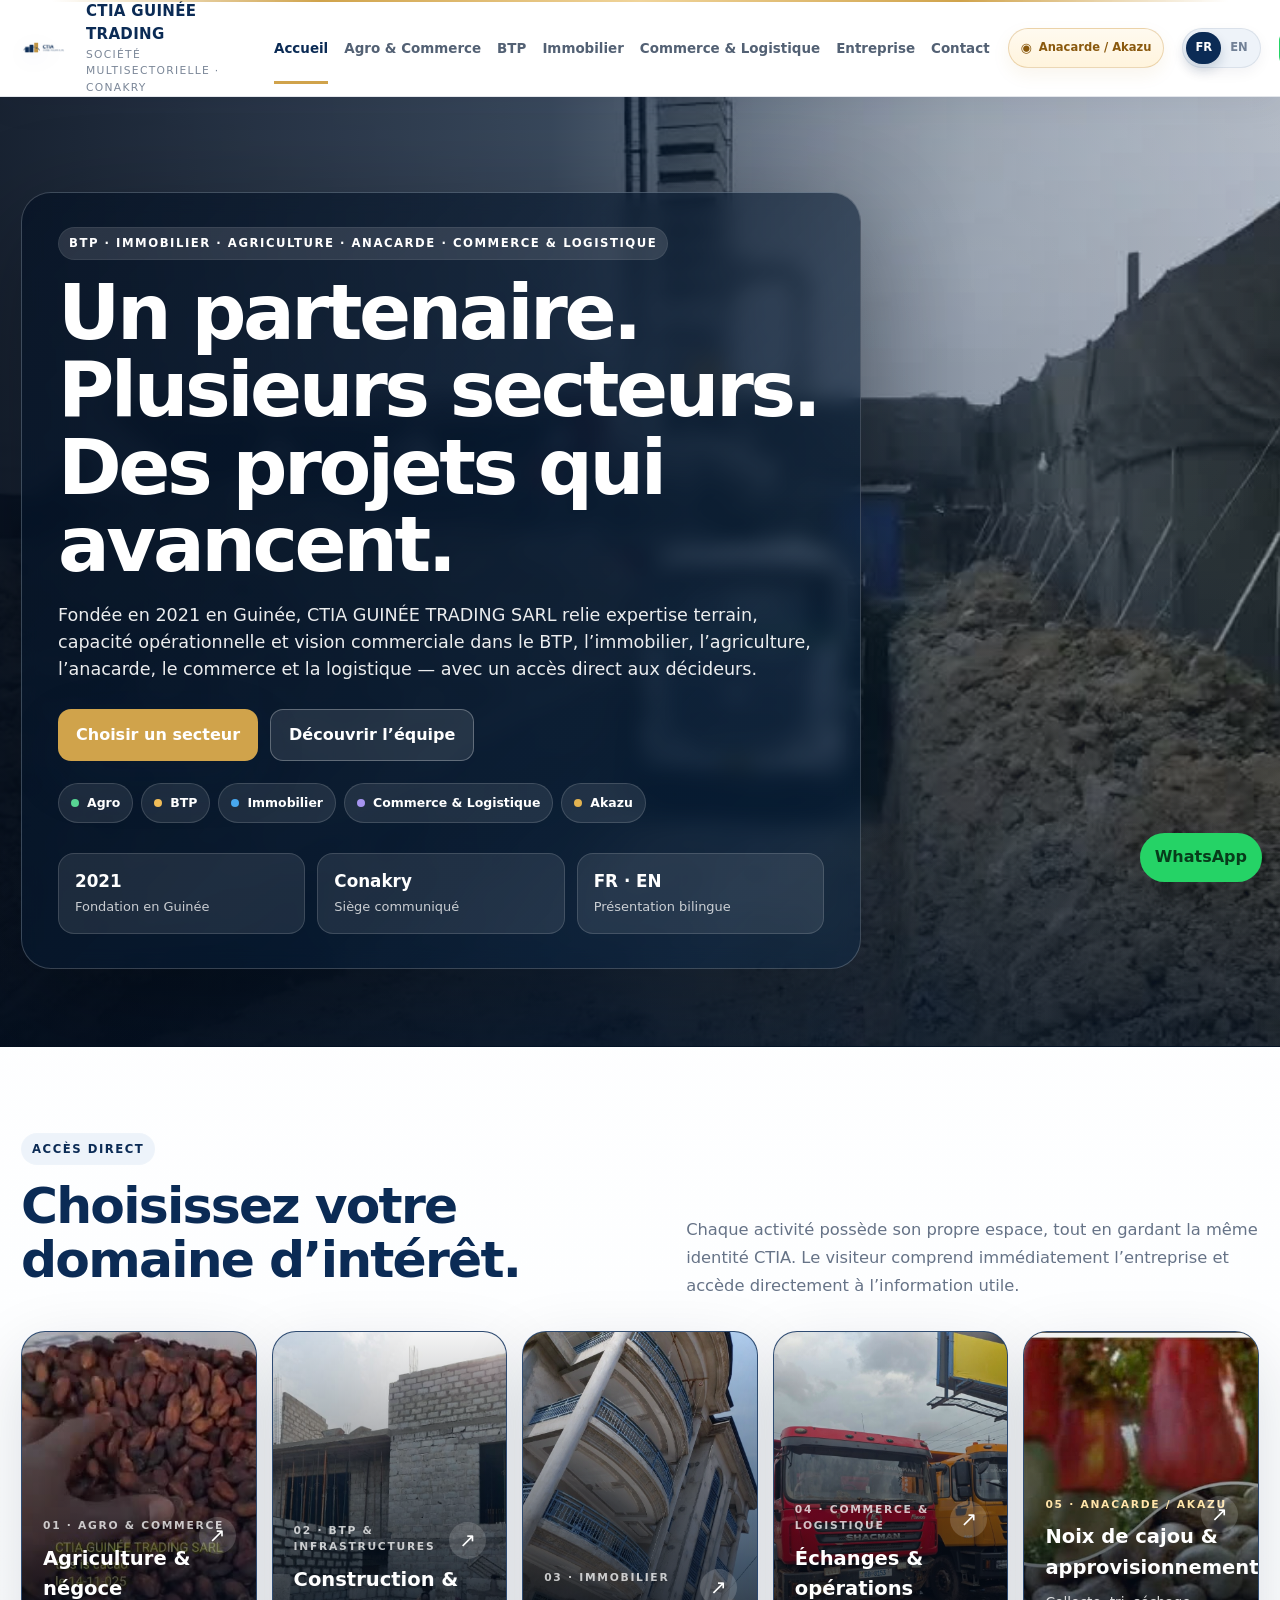
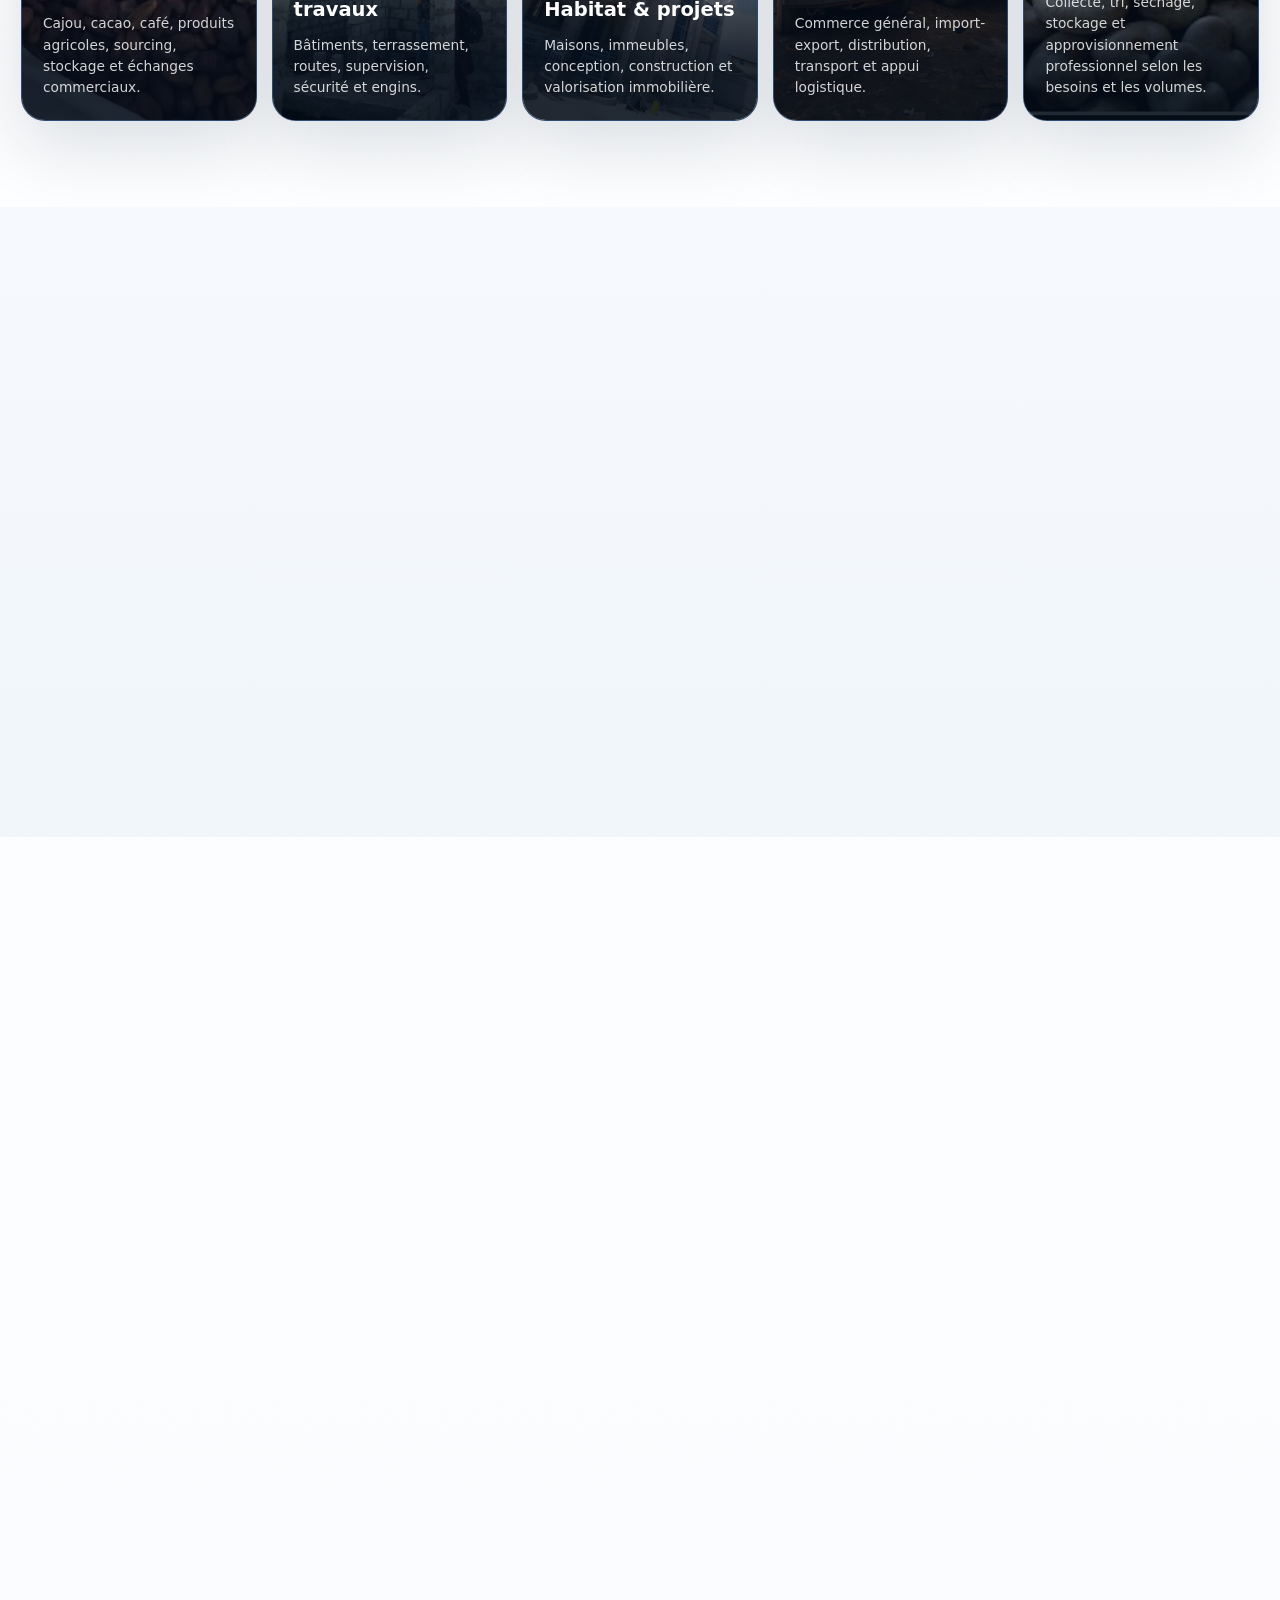
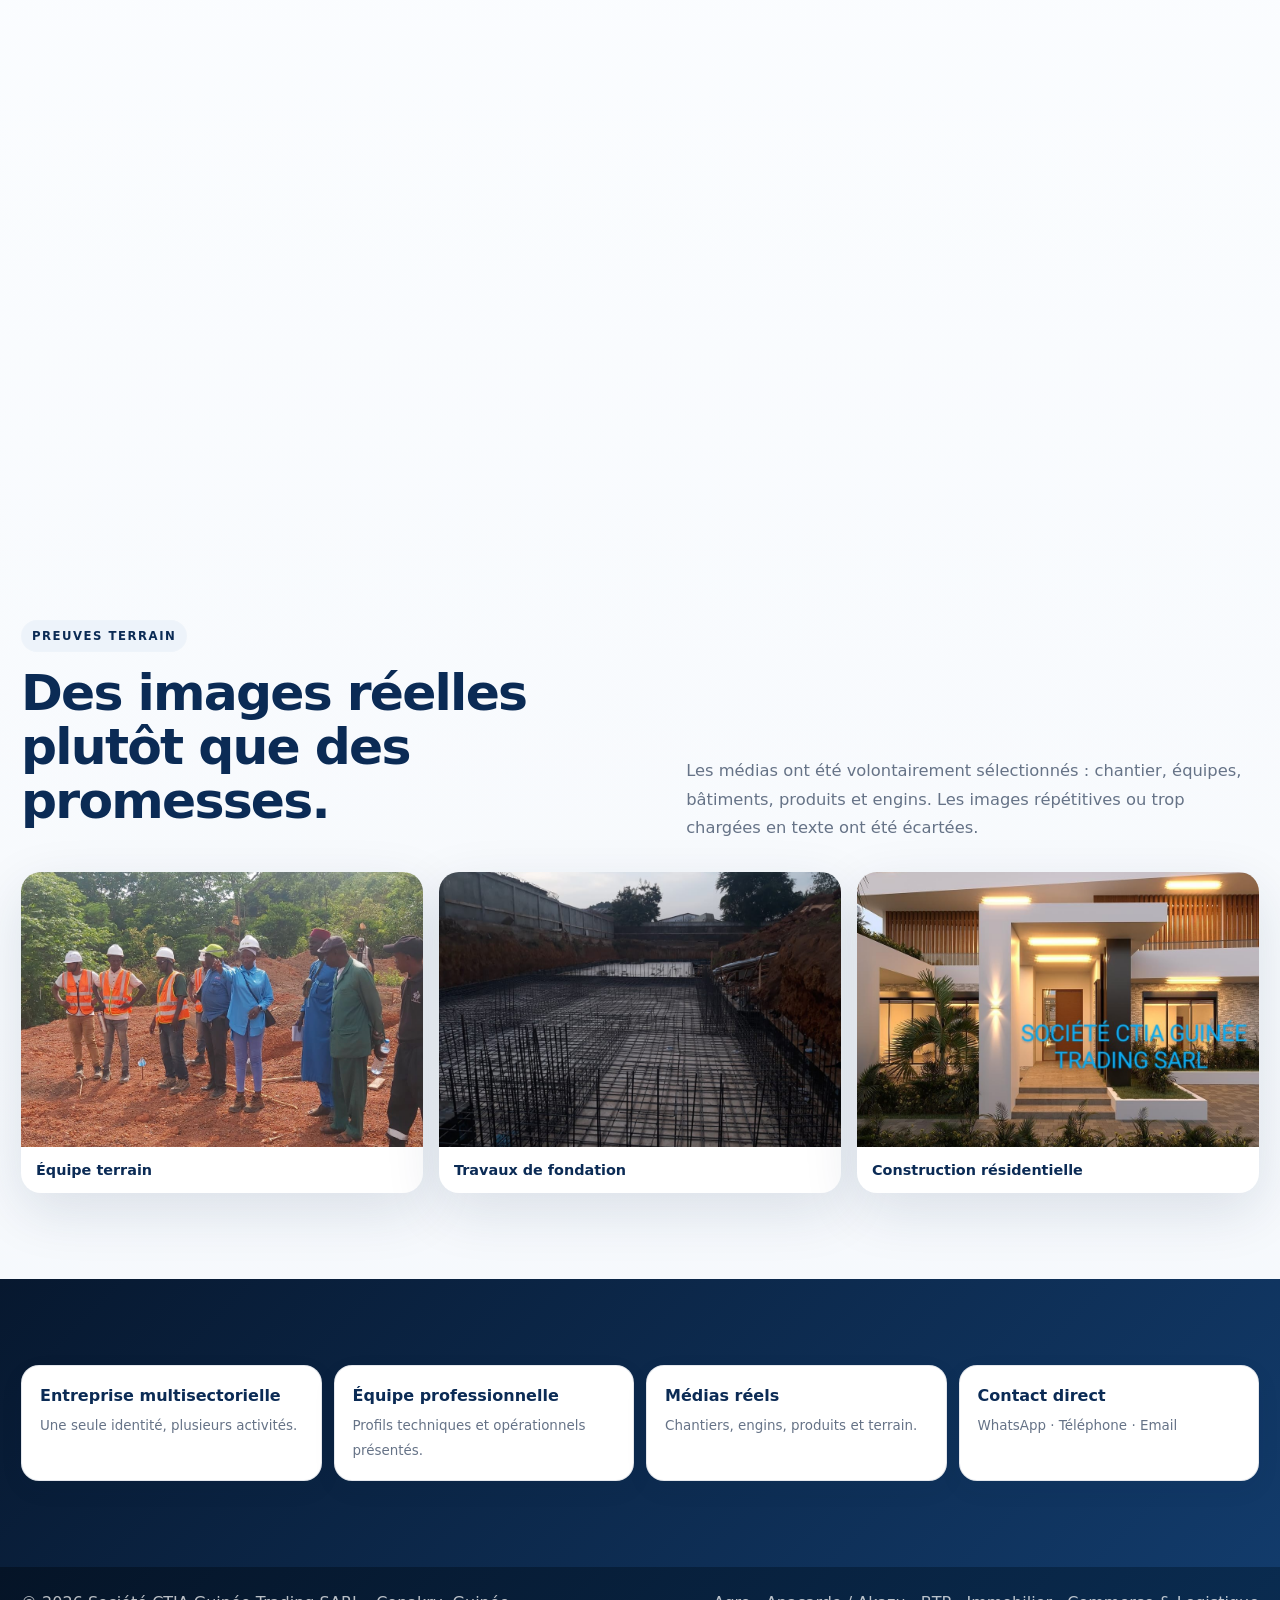
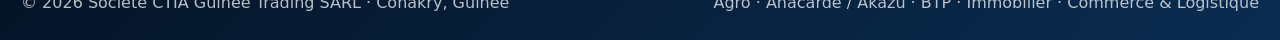
<file: ctia-guinee-trading/index.html>
<!DOCTYPE html>

<html lang="fr"><head><meta charset="utf-8"/><meta content="width=device-width,initial-scale=1" name="viewport"/><meta content="CTIA Guinée Trading SARL — BTP, immobilier, agriculture, commerce général et logistique." name="description"/><meta content="#071a34" name="theme-color"/><title>CTIA Guinée Trading — Accueil</title><link href="assets/images/logo-ctia.png" rel="icon"/><link href="assets/site.css" rel="stylesheet"/><script type="application/ld+json">{"@context": "https://schema.org", "@type": "Organization", "name": "Société CTIA Guinée Trading SARL", "foundingDate": "2021", "address": {"@type": "PostalAddress", "streetAddress": "Matam Constantine", "addressLocality": "Conakry", "addressCountry": "GN"}, "telephone": "+224626817279", "email": "xbkinsan33@gmail.com", "description": "Entreprise multisectorielle active dans le BTP, l’immobilier, l’agriculture, l’anacarde, le commerce général et la logistique."}</script></head><body class="premium-v4"><header class="top"><div class="wrap nav">
<a class="brand" href="index.html"><img alt="CTIA Guinée Trading" src="assets/images/logo-ctia.png"/><span><b>CTIA GUINÉE TRADING</b><small>SOCIÉTÉ MULTISECTORIELLE · CONAKRY</small></span></a>
<nav class="navlinks" id="siteNav"><a class="active" data-i18n="nav_home" href="index.html"></a><a class="" data-i18n="nav_agro" href="agro.html"></a><a class="" data-i18n="nav_btp" href="btp.html"></a><a class="" data-i18n="nav_immo" href="immobilier.html"></a><a class="" data-i18n="nav_trade" href="commerce.html"></a><a class="mobile-akazu" data-i18n="nav_akazu" href="akazu.html"></a><a class="" data-i18n="nav_company" href="entreprise.html"></a><a class="" data-i18n="nav_contact" href="contact.html"></a></nav>
<a class="akazu-nav" data-en="Cashew / Akazu" data-fr="Anacarde / Akazu" href="akazu.html">Anacarde / Akazu</a><div class="lang"><button aria-label="Français" data-lang="fr" title="Français">FR</button><button aria-label="English" data-lang="en" title="English">EN</button></div>
<a class="nav-cta" href="https://wa.me/224626817279" target="_blank">WhatsApp</a>
<button aria-label="Menu" class="menu">☰</button></div></header><main>
<section class="hero hero-home"><video autoplay="" loop="" muted="" playsinline="" poster="assets/images/building-video-still.jpg"><source src="assets/videos/hero-home.mp4" type="video/mp4"/></video><div class="overlay"></div><div class="wrap hero-copy"><div class="hero-panel"><div class="eyebrow" data-en="Construction · Real Estate · Agriculture · Cashew · Trade &amp; Logistics" data-fr="BTP · Immobilier · Agriculture · Anacarde · Commerce &amp; Logistique"></div><h1 data-en="One partner.&lt;br&gt;Multiple sectors.&lt;br&gt;Projects that move forward." data-fr="Un partenaire.&lt;br&gt;Plusieurs secteurs.&lt;br&gt;Des projets qui avancent."></h1><p class="lead" data-en="Founded in Guinea in 2021, CTIA GUINÉE TRADING SARL connects field expertise, operational capability and commercial vision across construction, real estate, agriculture, cashew, trade and logistics — with direct access to decision-makers." data-fr="Fondée en 2021 en Guinée, CTIA GUINÉE TRADING SARL relie expertise terrain, capacité opérationnelle et vision commerciale dans le BTP, l’immobilier, l’agriculture, l’anacarde, le commerce et la logistique — avec un accès direct aux décideurs."></p><div class="actions"><a class="btn" data-en="Choose a sector" data-fr="Choisir un secteur" href="#domaines"></a><a class="btn ghost" data-en="Meet the team" data-fr="Découvrir l’équipe" href="entreprise.html"></a></div><div class="sector-jump"><a class="sector-chip" href="agro.html"><span class="dot green"></span>Agro</a><a class="sector-chip" href="btp.html"><span class="dot gold"></span>BTP</a><a class="sector-chip" href="immobilier.html"><span class="dot blue"></span>Immobilier</a><a class="sector-chip" href="commerce.html"><span class="dot trade"></span>Commerce &amp; Logistique</a><a class="sector-chip" href="akazu.html"><span class="dot akazu"></span>Akazu</a></div><div class="hero-stats"><div><b>2021</b><span data-en="Founded in Guinea" data-fr="Fondation en Guinée"></span></div><div><b>Conakry</b><span data-en="Reported head office" data-fr="Siège communiqué"></span></div><div><b>FR · EN</b><span data-en="Bilingual presentation" data-fr="Présentation bilingue"></span></div></div></div></div></section>
<section class="section" id="domaines"><div class="wrap"><div class="intro reveal"><div><div class="eyebrow" data-en="Direct access" data-fr="Accès direct"></div><h2 data-en="Choose your area of interest." data-fr="Choisissez votre domaine d’intérêt."></h2></div><div><p data-en="Each business activity has its own space while keeping the same CTIA identity. Visitors understand the company immediately and go straight to the information they need." data-fr="Chaque activité possède son propre espace, tout en gardant la même identité CTIA. Le visiteur comprend immédiatement l’entreprise et accède directement à l’information utile."></p></div></div><div class="domain-grid">
<a class="domain sector-green reveal" href="agro.html"><img alt="Agriculture" src="assets/images/agro1.jpg"/><div class="content"><div class="num">01 · AGRO &amp; COMMERCE</div><h3 data-en="Agriculture &amp; trade" data-fr="Agriculture &amp; négoce"></h3><p data-en="Cashew, cocoa, coffee, agricultural products, sourcing, storage and trade." data-fr="Cajou, cacao, café, produits agricoles, sourcing, stockage et échanges commerciaux."></p><span class="arrow">↗</span></div></a>
<a class="domain sector-gold reveal" href="btp.html"><img alt="BTP" src="assets/images/site-front.jpg"/><div class="content"><div class="num">02 · BTP &amp; INFRASTRUCTURES</div><h3 data-en="Construction &amp; works" data-fr="Construction &amp; travaux"></h3><p data-en="Buildings, earthworks, roads, supervision, safety and heavy equipment." data-fr="Bâtiments, terrassement, routes, supervision, sécurité et engins."></p><span class="arrow">↗</span></div></a>
<a class="domain sector-blue reveal" href="immobilier.html"><img alt="Immobilier" src="assets/images/immobilier-house-2.jpg"/><div class="content"><div class="num">03 · IMMOBILIER</div><h3 data-en="Housing &amp; projects" data-fr="Habitat &amp; projets"></h3><p data-en="Homes, buildings, design, construction and real-estate development." data-fr="Maisons, immeubles, conception, construction et valorisation immobilière."></p><span class="arrow">↗</span></div></a>
<a class="domain sector-trade reveal" href="commerce.html"><img alt="Commerce et logistique" src="assets/images/truck-yard.jpg"/><div class="content"><div class="num">04 · COMMERCE &amp; LOGISTIQUE</div><h3 data-en="Trade &amp; operations" data-fr="Échanges &amp; opérations"></h3><p data-en="General trade, import-export, distribution, transport and logistics support." data-fr="Commerce général, import-export, distribution, transport et appui logistique."></p><span class="arrow">↗</span></div></a>
<a class="domain sector-akazu reveal" href="akazu.html"><img alt="Anacarde et noix de cajou" src="assets/images/akazu-cashew.jpg"/><div class="content"><div class="num">05 · ANACARDE / AKAZU</div><h3 data-en="Cashew &amp; sourcing" data-fr="Noix de cajou &amp; approvisionnement"></h3><p data-en="Collection, sorting, drying, storage and professional sourcing according to requirements and volumes." data-fr="Collecte, tri, séchage, stockage et approvisionnement professionnel selon les besoins et les volumes."></p><span class="arrow">↗</span></div></a></div></div></section>
<section class="section soft"><div class="wrap split center"><div class="media-card big-profile reveal"><img alt="Aboubacry Person Diallo" src="assets/images/founder-profile-card.jpg"/></div><div class="text-card reveal"><div class="eyebrow" data-en="General Management" data-fr="Direction Générale"></div><h2 data-en="Visible leadership. A visible team." data-fr="Une direction identifiable. Une équipe visible."></h2><p data-en="Trust also comes from identifiable people. CTIA presents its leadership and several technical and operational profiles with their roles, key skills and professional contacts." data-fr="La confiance passe aussi par des personnes identifiables. CTIA présente sa direction et plusieurs profils techniques et opérationnels avec leurs fonctions, compétences principales et contacts professionnels."></p><div class="actions"><a class="btn" data-en="View all profiles" data-fr="Voir tous les profils" href="entreprise.html"></a></div></div></div></section>
<section class="section"><div class="wrap">
<div class="intro reveal"><div><div class="eyebrow" data-en="Trust &amp; representation" data-fr="Confiance &amp; représentation"></div><h2 data-en="Visible leadership, documented presence." data-fr="Une direction visible, une présence documentée."></h2></div><div><p data-en="CTIA highlights its leadership and concrete elements of institutional presence so partners and clients can quickly identify the main contacts." data-fr="CTIA met en avant sa gouvernance et des éléments concrets de présence institutionnelle afin que partenaires et clients identifient rapidement les principaux interlocuteurs."></p></div></div>
<div class="leadership-grid">
<article class="leader-card reveal"><div class="leader-photo"><img alt="Aboubacry Person Diallo" src="assets/images/founder-portrait.jpg"/></div><div class="leader-copy"><div class="role" data-en="Founder &amp; Chief Executive Officer" data-fr="Fondateur &amp; Président-Directeur Général"></div><h3>Aboubacry Person Diallo</h3><p data-en="General management, partnerships and multi-sector development." data-fr="Direction générale, partenariats et développement multisectoriel."></p><div class="leader-contact"><a href="https://wa.me/224626817279" target="_blank">+224 626 817 279</a><a href="mailto:xbkinsan33@gmail.com">xbkinsan33@gmail.com</a></div></div></article>
<article class="leader-card reveal"><div class="leader-photo"><img alt="Thierno Mamadou Bah" src="assets/images/thierno-mamadou-bah.png"/></div><div class="leader-copy"><div class="role" data-en="Statutory Co-Manager · Secretary General" data-fr="Cogérant statutaire · Secrétaire général"></div><h3>Thierno Mamadou Bah</h3><p data-en="Management, coordination and institutional representation." data-fr="Gérance, coordination et représentation institutionnelle."></p><div class="leader-contact"><a href="https://wa.me/224661864742" target="_blank">+224 661 86 47 42</a><a href="mailto:xbkinsan33@gmail.com">xbkinsan33@gmail.com</a></div></div></article>
</div>
<div class="institutional reveal" style="margin-top:24px"><div class="institutional-media"><img alt="Rencontre officielle CTIA 2022" data-lightbox="" src="assets/images/ctia-official-meeting-2022.jpg"/></div><div class="institutional-copy"><div class="eyebrow">Conakry · 2022</div><h2 data-en="Official meeting &amp; social engagement." data-fr="Rencontre officielle &amp; engagement social."></h2><p data-en="The supplied communiqué documents an official meeting in Conakry in 2022 at the Ministry of Culture, Tourism and Handicrafts, with a CTIA delegation led by Aboubacry Diallo and Thierno Mamadou Bah. It also mentions CTIA financial support for the project “Un toit pour la cantatrice Binta Laly Sow”." data-fr="Le communiqué transmis documente une rencontre officielle à Conakry en 2022 au ministère de la Culture, du Tourisme et de l’Artisanat, avec une délégation de CTIA conduite par Aboubacry Diallo et Thierno Mamadou Bah. Il mentionne également le soutien financier de CTIA au projet « Un toit pour la cantatrice Binta Laly Sow »."></p><div class="actions"><a class="btn" data-en="View company &amp; team" data-fr="Voir l’entreprise &amp; l’équipe" href="entreprise.html"></a></div></div></div>
</div></section><section class="section"><div class="wrap"><div class="intro reveal"><div><div class="eyebrow" data-en="Field evidence" data-fr="Preuves terrain"></div><h2 data-en="Real field imagery, not just promises." data-fr="Des images réelles plutôt que des promesses."></h2></div><div><p data-en="Media has been deliberately selected: worksites, teams, buildings, products and equipment. Repetitive or text-heavy images have been left out." data-fr="Les médias ont été volontairement sélectionnés : chantier, équipes, bâtiments, produits et engins. Les images répétitives ou trop chargées en texte ont été écartées."></p></div></div><div class="gallery-grid"><figure><img alt="Équipe terrain" data-lightbox="" src="assets/images/team-group.jpg"/><figcaption data-en="Field team" data-fr="Équipe terrain"></figcaption></figure><figure><img alt="Fondation" data-lightbox="" src="assets/images/btp-foundation-grid.jpg"/><figcaption data-en="Foundation works" data-fr="Travaux de fondation"></figcaption></figure><figure><img alt="Maison moderne" data-lightbox="" src="assets/images/house-modern.jpg"/><figcaption data-en="Residential construction" data-fr="Construction résidentielle"></figcaption></figure></div></div></section>
<section class="section dark"><div class="wrap"><div class="trust-strip"><div class="trust-item"><b data-en="Multi-sector company" data-fr="Entreprise multisectorielle"></b><span data-en="One identity, multiple activities." data-fr="Une seule identité, plusieurs activités."></span></div><div class="trust-item"><b data-en="Professional team" data-fr="Équipe professionnelle"></b><span data-en="Technical and operational profiles presented." data-fr="Profils techniques et opérationnels présentés."></span></div><div class="trust-item"><b data-en="Real media" data-fr="Médias réels"></b><span data-en="Sites, equipment, products and field work." data-fr="Chantiers, engins, produits et terrain."></span></div><div class="trust-item"><b data-en="Direct contact" data-fr="Contact direct"></b><span>WhatsApp · Téléphone · Email</span></div></div></div></section>
</main><footer class="footer"><div class="wrap footer-row"><div>© 2026 Société CTIA Guinée Trading SARL · Conakry, Guinée</div><div>Agro · Anacarde / Akazu · BTP · Immobilier · Commerce &amp; Logistique</div></div></footer>
<a aria-label="WhatsApp" class="wa" href="https://wa.me/224626817279" target="_blank">WhatsApp</a>
<div aria-hidden="true" class="lightbox" id="lightbox"><div class="lightbox-bg" data-lightbox-close=""></div><button class="lightbox-close" data-lightbox-close="">×</button><img alt="Agrandissement" id="lightboxImg"/></div>
<script src="assets/site.js"></script></body></html>
</file>
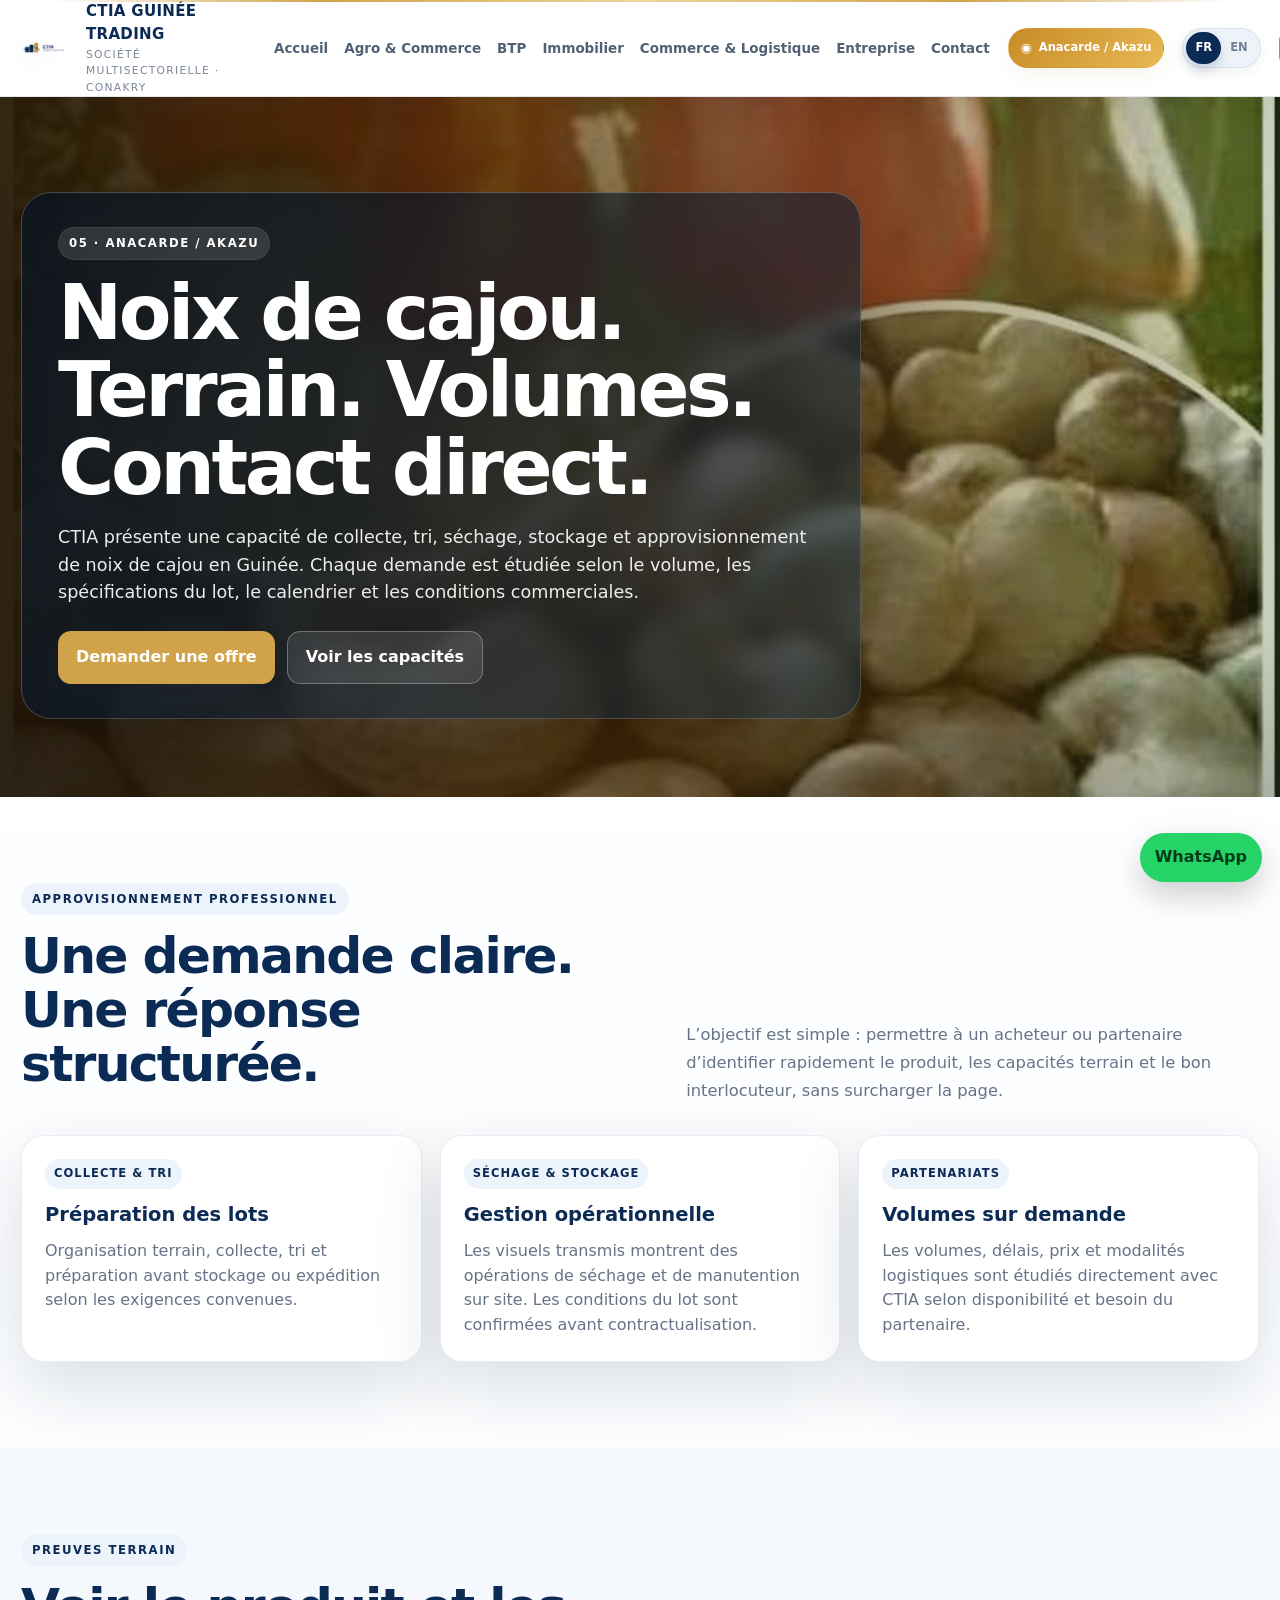
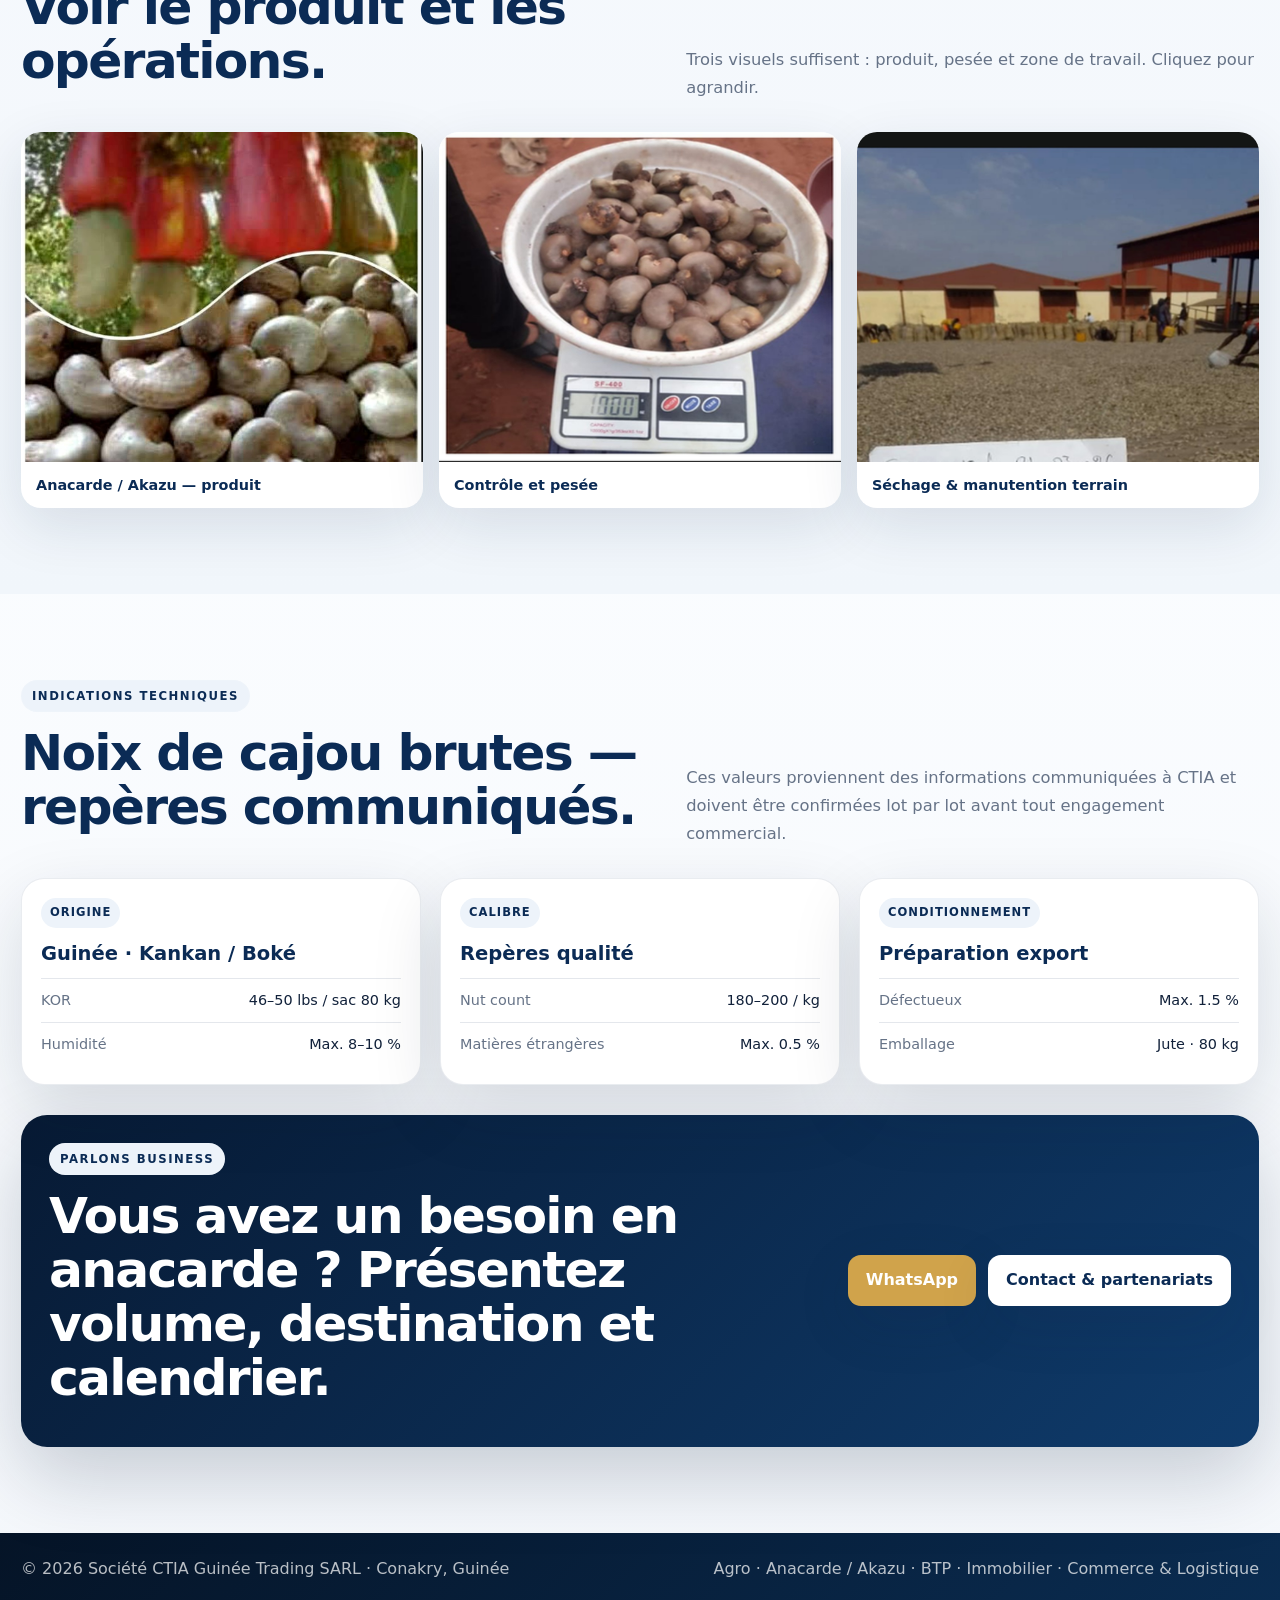
<file: ctia-guinee-trading/akazu.html>
<!doctype html><html lang="fr"><head><meta charset="utf-8"><meta name="viewport" content="width=device-width,initial-scale=1"><meta name="description" content="Anacarde / Akazu en Guinée — collecte, tri, séchage, stockage et approvisionnement professionnel de noix de cajou avec CTIA Guinée Trading."><meta name="theme-color" content="#071a34"><title>CTIA — Anacarde / Akazu</title><link rel="icon" href="assets/images/logo-ctia.png"><link rel="stylesheet" href="assets/site.css"></head><body class="premium-v4"><header class="top"><div class="wrap nav"><a class="brand" href="index.html"><img src="assets/images/logo-ctia.png" alt="CTIA Guinée Trading"><span><b>CTIA GUINÉE TRADING</b><small>SOCIÉTÉ MULTISECTORIELLE · CONAKRY</small></span></a><nav class="navlinks" id="siteNav"><a href="index.html" data-i18n="nav_home"></a><a href="agro.html" data-i18n="nav_agro"></a><a href="btp.html" data-i18n="nav_btp"></a><a href="immobilier.html" data-i18n="nav_immo"></a><a href="commerce.html" data-i18n="nav_trade"></a><a href="akazu.html" class="mobile-akazu active" data-i18n="nav_akazu"></a><a href="entreprise.html" data-i18n="nav_company"></a><a href="contact.html" data-i18n="nav_contact"></a></nav><a class="akazu-nav active" href="akazu.html" data-fr="Anacarde / Akazu" data-en="Cashew / Akazu">Anacarde / Akazu</a><div class="lang"><button data-lang="fr" aria-label="Français" title="Français">FR</button><button data-lang="en" aria-label="English" title="English">EN</button></div><a class="nav-cta" href="https://wa.me/224626817279" target="_blank">WhatsApp</a><button class="menu" aria-label="Menu">☰</button></div></header><main>
<section class="hero hero-sub hero-akazu"><img class="hero-img" src="assets/images/akazu-cashew.jpg" alt="Anacarde Akazu"><div class="overlay akazu"></div><div class="wrap hero-copy"><div class="hero-panel"><div class="eyebrow">05 · ANACARDE / AKAZU</div><h1 data-fr="Noix de cajou. Terrain. Volumes. Contact direct." data-en="Cashew. Field capability. Volumes. Direct contact."></h1><p class="lead" data-fr="CTIA présente une capacité de collecte, tri, séchage, stockage et approvisionnement de noix de cajou en Guinée. Chaque demande est étudiée selon le volume, les spécifications du lot, le calendrier et les conditions commerciales." data-en="CTIA presents capabilities in collection, sorting, drying, storage and sourcing of cashew nuts in Guinea. Each request is reviewed according to volume, lot specifications, schedule and commercial terms."></p><div class="actions"><a class="btn" href="https://wa.me/224626817279" target="_blank" data-fr="Demander une offre" data-en="Request an offer"></a><a class="btn ghost" href="#capacites" data-fr="Voir les capacités" data-en="View capabilities"></a></div></div></div></section>
<section class="section" id="capacites"><div class="wrap"><div class="intro reveal"><div><div class="eyebrow" data-fr="Approvisionnement professionnel" data-en="Professional sourcing"></div><h2 data-fr="Une demande claire. Une réponse structurée." data-en="A clear request. A structured response."></h2></div><div><p data-fr="L’objectif est simple : permettre à un acheteur ou partenaire d’identifier rapidement le produit, les capacités terrain et le bon interlocuteur, sans surcharger la page." data-en="The objective is simple: enable a buyer or partner to quickly identify the product, field capabilities and the right contact without overloading the page."></p></div></div><div class="cards three"><div class="card reveal"><div class="tag" data-fr="Collecte & tri" data-en="Collection & sorting"></div><h3 data-fr="Préparation des lots" data-en="Lot preparation"></h3><p data-fr="Organisation terrain, collecte, tri et préparation avant stockage ou expédition selon les exigences convenues." data-en="Field organization, collection, sorting and preparation before storage or shipment according to agreed requirements."></p></div><div class="card reveal"><div class="tag" data-fr="Séchage & stockage" data-en="Drying & storage"></div><h3 data-fr="Gestion opérationnelle" data-en="Operational handling"></h3><p data-fr="Les visuels transmis montrent des opérations de séchage et de manutention sur site. Les conditions du lot sont confirmées avant contractualisation." data-en="The supplied visuals show drying and handling operations on site. Lot conditions are confirmed before contracting."></p></div><div class="card reveal"><div class="tag" data-fr="Partenariats" data-en="Partnerships"></div><h3 data-fr="Volumes sur demande" data-en="Volumes on request"></h3><p data-fr="Les volumes, délais, prix et modalités logistiques sont étudiés directement avec CTIA selon disponibilité et besoin du partenaire." data-en="Volumes, timelines, pricing and logistics are reviewed directly with CTIA according to availability and partner requirements."></p></div></div></div></section>
<section class="section soft"><div class="wrap"><div class="intro reveal"><div><div class="eyebrow" data-fr="Preuves terrain" data-en="Field evidence"></div><h2 data-fr="Voir le produit et les opérations." data-en="See the product and operations."></h2></div><div><p data-fr="Trois visuels suffisent : produit, pesée et zone de travail. Cliquez pour agrandir." data-en="Three visuals are enough: product, weighing and work area. Click to enlarge."></p></div></div><div class="gallery-grid akazu-gallery"><figure><img data-lightbox src="assets/images/akazu-cashew.jpg" alt="Noix de cajou Akazu"><figcaption data-fr="Anacarde / Akazu — produit" data-en="Cashew / Akazu — product"></figcaption></figure><figure><img data-lightbox src="assets/images/akazu-weighing.jpg" alt="Pesée anacarde"><figcaption data-fr="Contrôle et pesée" data-en="Control and weighing"></figcaption></figure><figure><img data-lightbox src="assets/images/akazu-yard.jpg" alt="Zone de séchage et manutention"><figcaption data-fr="Séchage & manutention terrain" data-en="Drying & field handling"></figcaption></figure></div></div></section>
<section class="section"><div class="wrap"><div class="intro reveal"><div><div class="eyebrow" data-fr="Indications techniques" data-en="Technical indications"></div><h2 data-fr="Noix de cajou brutes — repères communiqués." data-en="Raw cashew nuts — supplied reference values."></h2></div><div><p data-fr="Ces valeurs proviennent des informations communiquées à CTIA et doivent être confirmées lot par lot avant tout engagement commercial." data-en="These values come from information supplied to CTIA and must be confirmed lot by lot before any commercial commitment."></p></div></div><div class="specs"><article class="spec-card reveal"><div class="spec-pad"><div class="tag">ORIGINE</div><h3>Guinée · Kankan / Boké</h3><div class="row"><span>KOR</span><span>46–50 lbs / sac 80 kg</span></div><div class="row"><span data-fr="Humidité" data-en="Moisture"></span><span>Max. 8–10 %</span></div></div></article><article class="spec-card reveal"><div class="spec-pad"><div class="tag">CALIBRE</div><h3 data-fr="Repères qualité" data-en="Quality references"></h3><div class="row"><span>Nut count</span><span>180–200 / kg</span></div><div class="row"><span data-fr="Matières étrangères" data-en="Foreign matter"></span><span>Max. 0.5 %</span></div></div></article><article class="spec-card reveal"><div class="spec-pad"><div class="tag" data-fr="Conditionnement" data-en="Packaging"></div><h3 data-fr="Préparation export" data-en="Export preparation"></h3><div class="row"><span data-fr="Défectueux" data-en="Defective nuts"></span><span>Max. 1.5 %</span></div><div class="row"><span data-fr="Emballage" data-en="Packaging"></span><span>Jute · 80 kg</span></div></div></article></div><div class="deal-cta reveal"><div><span class="eyebrow" data-fr="Parlons business" data-en="Let’s talk business"></span><h2 data-fr="Vous avez un besoin en anacarde ? Présentez volume, destination et calendrier." data-en="Need cashew? Share your volume, destination and schedule."></h2></div><div class="actions"><a class="btn" href="https://wa.me/224626817279" target="_blank">WhatsApp</a><a class="btn light" href="contact.html" data-fr="Contact & partenariats" data-en="Contact & partnerships"></a></div></div></div></section>
</main><footer class="footer"><div class="wrap footer-row"><div>© 2026 Société CTIA Guinée Trading SARL · Conakry, Guinée</div><div>Agro · Anacarde / Akazu · BTP · Immobilier · Commerce & Logistique</div></div></footer><a class="wa" href="https://wa.me/224626817279" target="_blank" aria-label="WhatsApp">WhatsApp</a><div class="lightbox" id="lightbox" aria-hidden="true"><div class="lightbox-bg" data-lightbox-close></div><button class="lightbox-close" data-lightbox-close>×</button><img id="lightboxImg" alt="Agrandissement"></div><script src="assets/site.js"></script></body></html>
</file>
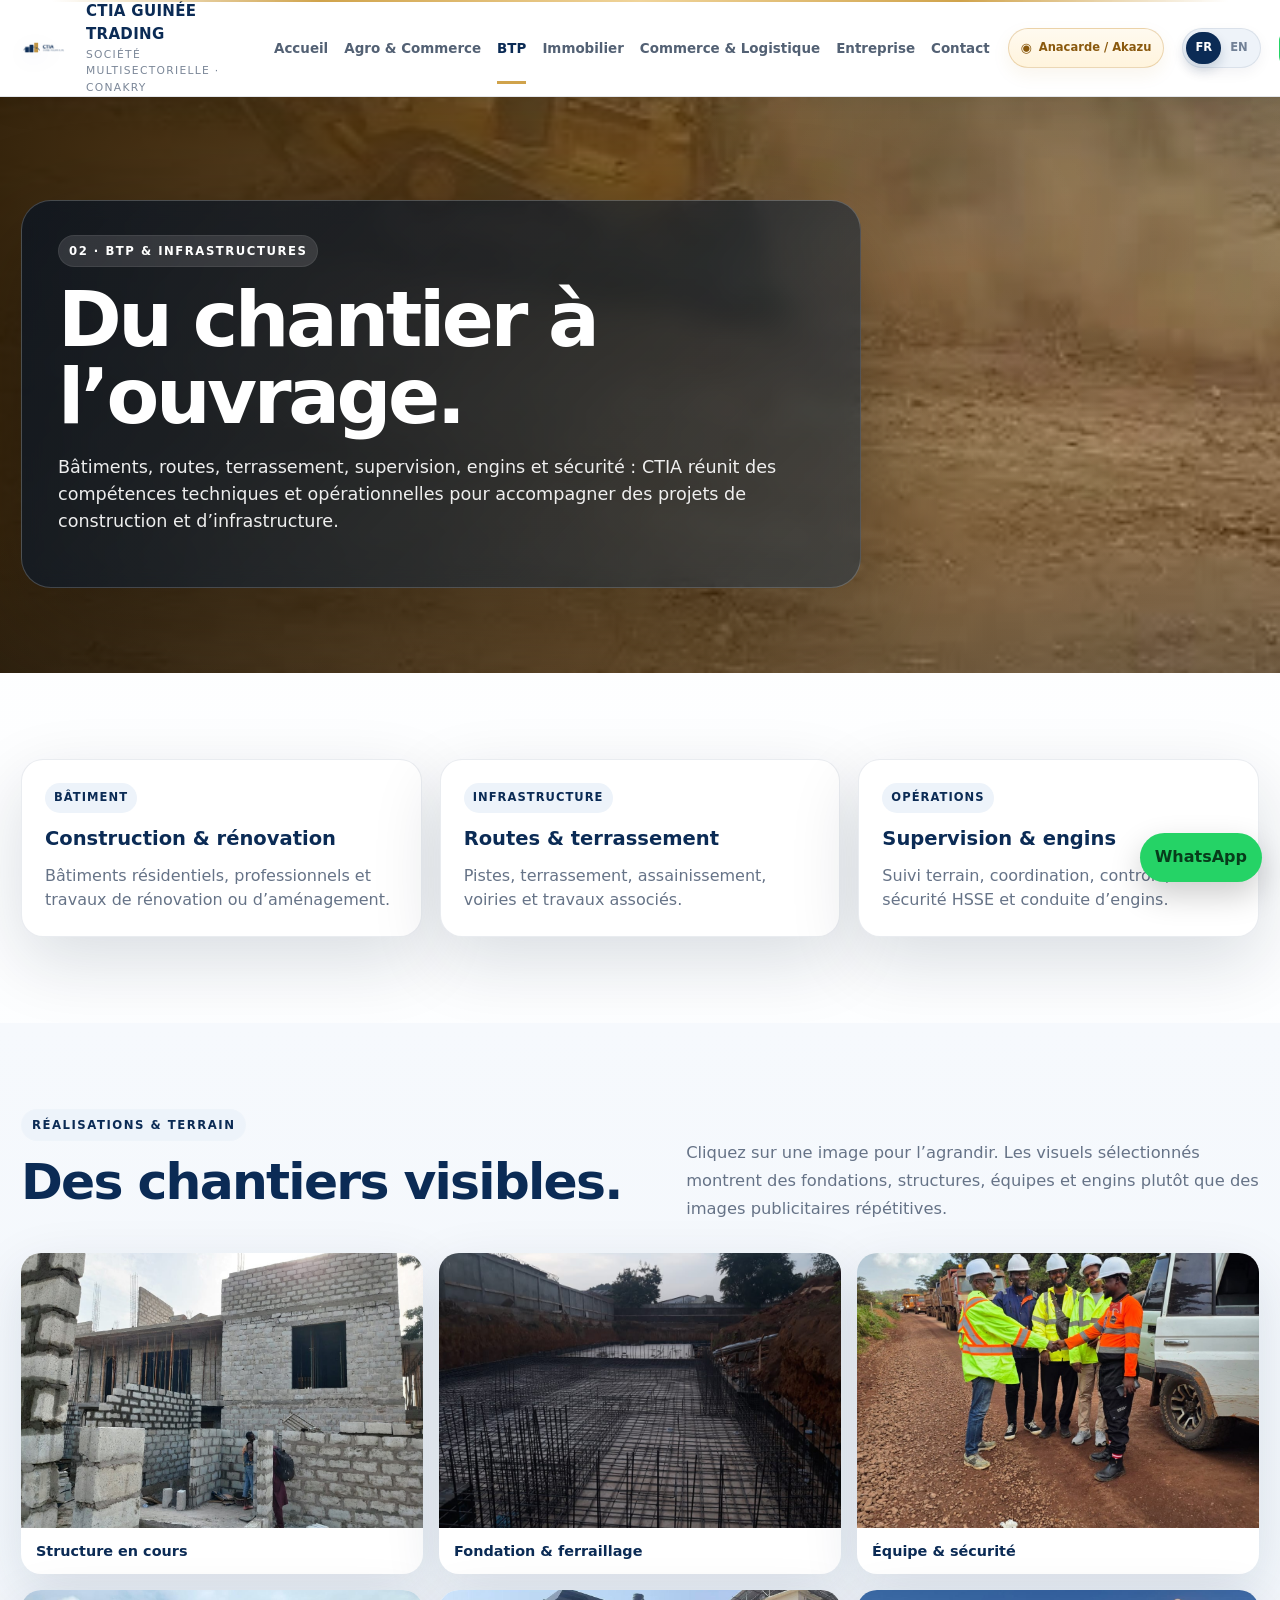
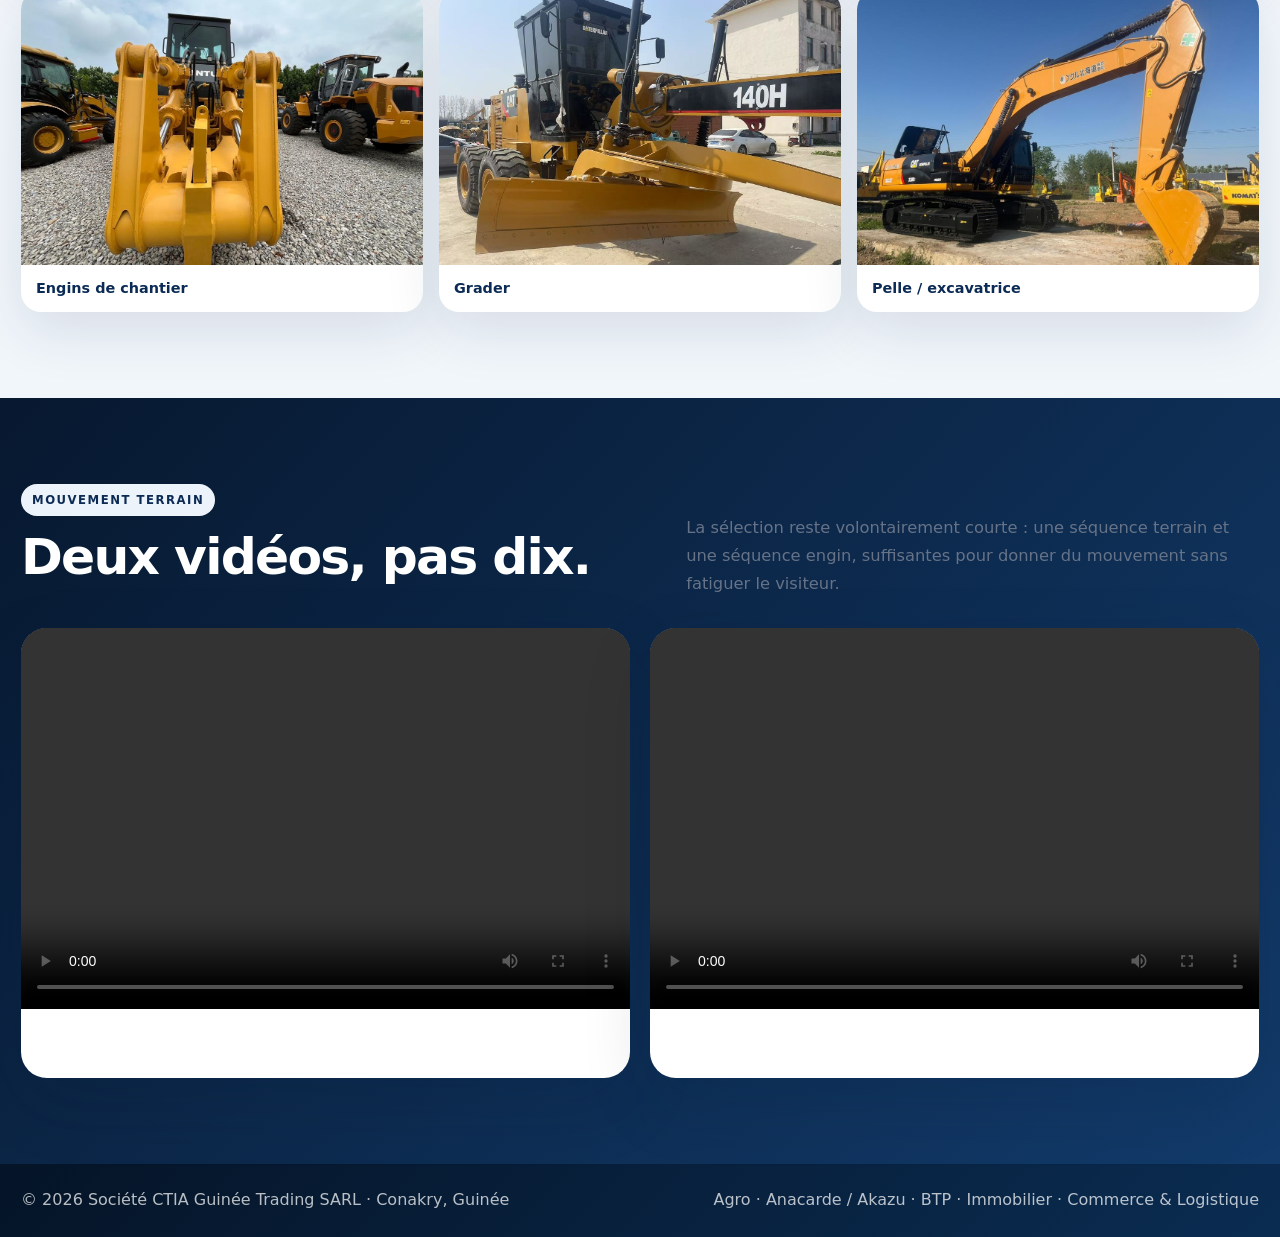
<file: ctia-guinee-trading/btp.html>
<!DOCTYPE html>
<html lang="fr"><head><meta charset="utf-8"/><meta content="width=device-width,initial-scale=1" name="viewport"/><meta content="BTP, génie civil, routes, terrassement, infrastructures, engins et sécurité." name="description"/><meta content="#071a34" name="theme-color"/><title>CTIA — BTP &amp; Infrastructures</title><link href="assets/images/logo-ctia.png" rel="icon"/><link href="assets/site.css" rel="stylesheet"/></head><body><header class="top"><div class="wrap nav">
<a class="brand" href="index.html"><img alt="CTIA Guinée Trading" src="assets/images/logo-ctia.png"/><span><b>CTIA GUINÉE TRADING</b><small>SOCIÉTÉ MULTISECTORIELLE · CONAKRY</small></span></a>
<nav class="navlinks" id="siteNav"><a class="" data-i18n="nav_home" href="index.html"></a><a class="" data-i18n="nav_agro" href="agro.html"></a><a class="active" data-i18n="nav_btp" href="btp.html"></a><a class="" data-i18n="nav_immo" href="immobilier.html"></a><a class="" data-i18n="nav_trade" href="commerce.html"></a><a class="mobile-akazu" data-i18n="nav_akazu" href="akazu.html"></a><a class="" data-i18n="nav_company" href="entreprise.html"></a><a class="" data-i18n="nav_contact" href="contact.html"></a></nav>
<a class="akazu-nav" data-en="Cashew / Akazu" data-fr="Anacarde / Akazu" href="akazu.html">Anacarde / Akazu</a><div class="lang"><button aria-label="Français" data-lang="fr" title="Français">FR</button><button aria-label="English" data-lang="en" title="English">EN</button></div>
<a class="nav-cta" href="https://wa.me/224626817279" target="_blank">WhatsApp</a>
<button aria-label="Menu" class="menu">☰</button></div></header><main>
<section class="hero hero-sub"><video autoplay="" loop="" muted="" playsinline="" poster="assets/images/btp-video-still.jpg"><source src="assets/videos/btp-terrain.mp4" type="video/mp4"/></video><div class="overlay gold"></div><div class="wrap hero-copy"><div class="hero-panel"><div class="eyebrow">02 · BTP &amp; INFRASTRUCTURES</div><h1 data-en="From worksite to completed structure." data-fr="Du chantier à l’ouvrage."></h1><p class="lead" data-en="Buildings, roads, earthworks, supervision, equipment and safety: CTIA brings together technical and operational skills to support construction and infrastructure projects." data-fr="Bâtiments, routes, terrassement, supervision, engins et sécurité : CTIA réunit des compétences techniques et opérationnelles pour accompagner des projets de construction et d’infrastructure."></p></div></div></section>
<section class="section"><div class="wrap"><div class="cards three"><div class="card reveal"><div class="tag">BÂTIMENT</div><h3 data-en="Construction &amp; renovation" data-fr="Construction &amp; rénovation"></h3><p data-en="Residential and professional buildings, renovation and development works." data-fr="Bâtiments résidentiels, professionnels et travaux de rénovation ou d’aménagement."></p></div><div class="card reveal"><div class="tag">INFRASTRUCTURE</div><h3 data-en="Roads &amp; earthworks" data-fr="Routes &amp; terrassement"></h3><p data-en="Tracks, earthworks, drainage, roads and related works." data-fr="Pistes, terrassement, assainissement, voiries et travaux associés."></p></div><div class="card reveal"><div class="tag">OPÉRATIONS</div><h3 data-en="Supervision &amp; equipment" data-fr="Supervision &amp; engins"></h3><p data-en="Field monitoring, coordination, control, HSSE safety and equipment operation." data-fr="Suivi terrain, coordination, contrôle, sécurité HSSE et conduite d’engins."></p></div></div></div></section>
<section class="section soft"><div class="wrap"><div class="intro reveal"><div><div class="eyebrow" data-en="Projects &amp; field work" data-fr="Réalisations &amp; terrain"></div><h2 data-en="Visible worksites." data-fr="Des chantiers visibles."></h2></div><div><p data-en="Click an image to enlarge it. Selected visuals show foundations, structures, teams and equipment rather than repetitive promotional graphics." data-fr="Cliquez sur une image pour l’agrandir. Les visuels sélectionnés montrent des fondations, structures, équipes et engins plutôt que des images publicitaires répétitives."></p></div></div><div class="gallery-grid"><figure><img alt="Chantier" data-lightbox="" src="assets/images/site-front.jpg"/><figcaption data-en="Structure in progress" data-fr="Structure en cours"></figcaption></figure><figure><img alt="Fondation" data-lightbox="" src="assets/images/btp-foundation-grid.jpg"/><figcaption data-en="Foundation &amp; reinforcement" data-fr="Fondation &amp; ferraillage"></figcaption></figure><figure><img alt="Équipe" data-lightbox="" src="assets/images/btp-team-hsse.jpg"/><figcaption data-en="Team &amp; safety" data-fr="Équipe &amp; sécurité"></figcaption></figure><figure><img alt="Chargeuse" data-lightbox="" src="assets/images/loader-front.jpg"/><figcaption data-en="Heavy equipment" data-fr="Engins de chantier"></figcaption></figure><figure><img alt="Grader" data-lightbox="" src="assets/images/engin-grader.jpg"/><figcaption>Grader</figcaption></figure><figure><img alt="Excavatrice" data-lightbox="" src="assets/images/excavator.jpg"/><figcaption data-en="Excavator" data-fr="Pelle / excavatrice"></figcaption></figure></div></div></section>
<section class="section dark"><div class="wrap"><div class="intro reveal"><div><div class="eyebrow" data-en="Field activity" data-fr="Mouvement terrain"></div><h2 data-en="Two videos, not ten." data-fr="Deux vidéos, pas dix."></h2></div><div><p class="muted-light" data-en="The selection is deliberately short: one field sequence and one equipment sequence, enough to add motion without tiring the visitor." data-fr="La sélection reste volontairement courte : une séquence terrain et une séquence engin, suffisantes pour donner du mouvement sans fatiguer le visiteur."></p></div></div><div class="video-grid"><div class="video-box reveal"><video controls="" playsinline="" preload="metadata"><source src="assets/videos/btp-terrain.mp4" type="video/mp4"/></video><div class="vpad"><h3 data-en="Field works" data-fr="Travaux terrain"></h3></div></div><div class="video-box reveal"><video controls="" playsinline="" preload="metadata"><source src="assets/videos/btp-engin.mp4" type="video/mp4"/></video><div class="vpad"><h3 data-en="Equipment in operation" data-fr="Engin en opération"></h3></div></div></div></div></section>
</main><footer class="footer"><div class="wrap footer-row"><div>© 2026 Société CTIA Guinée Trading SARL · Conakry, Guinée</div><div>Agro · Anacarde / Akazu · BTP · Immobilier · Commerce &amp; Logistique</div></div></footer>
<a aria-label="WhatsApp" class="wa" href="https://wa.me/224626817279" target="_blank">WhatsApp</a>
<div aria-hidden="true" class="lightbox" id="lightbox"><div class="lightbox-bg" data-lightbox-close=""></div><button class="lightbox-close" data-lightbox-close="">×</button><img alt="Agrandissement" id="lightboxImg"/></div>
<script src="assets/site.js"></script></body></html>
</file>
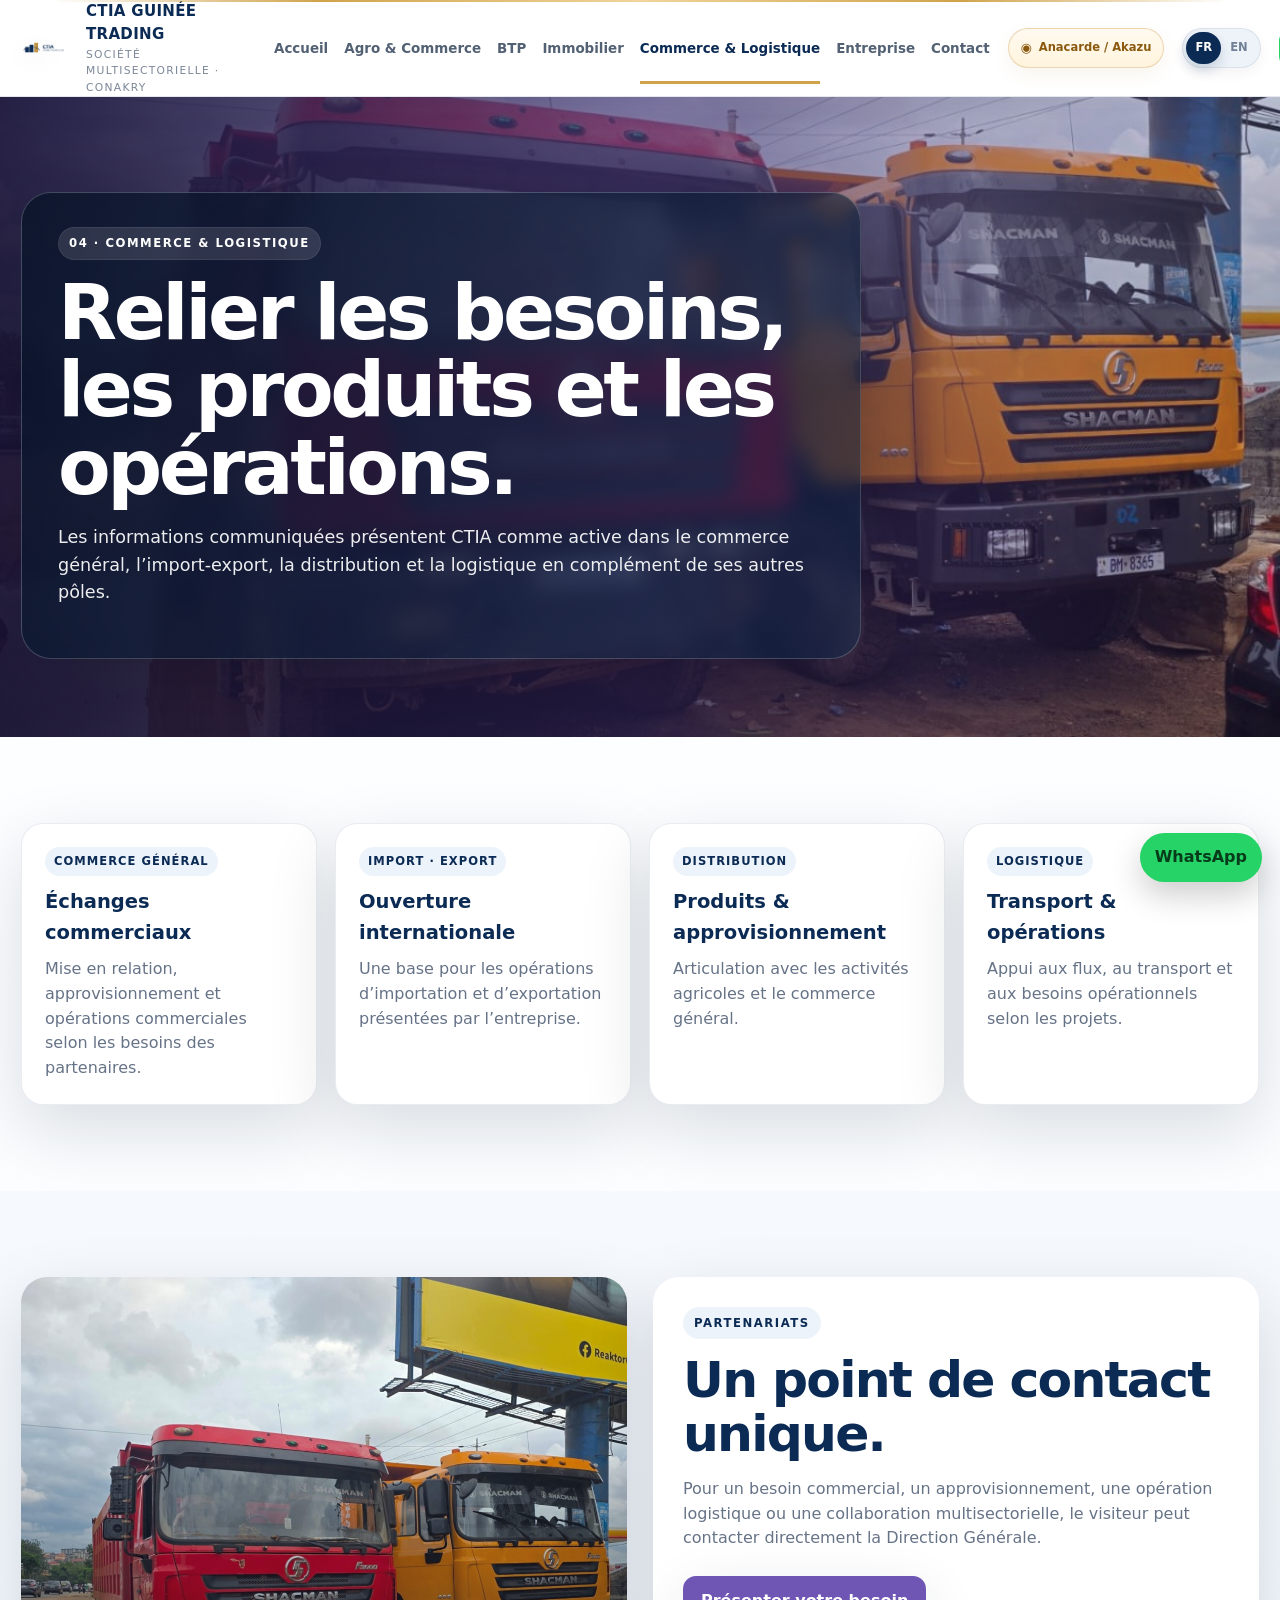
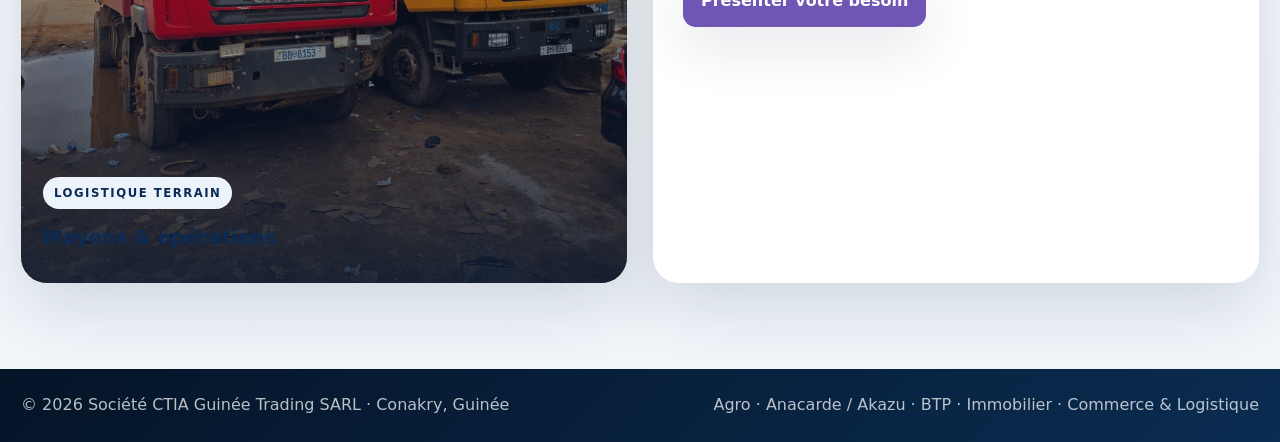
<file: ctia-guinee-trading/commerce.html>
<!DOCTYPE html>
<html lang="fr"><head><meta charset="utf-8"/><meta content="width=device-width,initial-scale=1" name="viewport"/><meta content="Commerce général, import-export, distribution, transport et logistique." name="description"/><meta content="#071a34" name="theme-color"/><title>CTIA — Commerce &amp; Logistique</title><link href="assets/images/logo-ctia.png" rel="icon"/><link href="assets/site.css" rel="stylesheet"/></head><body><header class="top"><div class="wrap nav">
<a class="brand" href="index.html"><img alt="CTIA Guinée Trading" src="assets/images/logo-ctia.png"/><span><b>CTIA GUINÉE TRADING</b><small>SOCIÉTÉ MULTISECTORIELLE · CONAKRY</small></span></a>
<nav class="navlinks" id="siteNav"><a class="" data-i18n="nav_home" href="index.html"></a><a class="" data-i18n="nav_agro" href="agro.html"></a><a class="" data-i18n="nav_btp" href="btp.html"></a><a class="" data-i18n="nav_immo" href="immobilier.html"></a><a class="active" data-i18n="nav_trade" href="commerce.html"></a><a class="mobile-akazu" data-i18n="nav_akazu" href="akazu.html"></a><a class="" data-i18n="nav_company" href="entreprise.html"></a><a class="" data-i18n="nav_contact" href="contact.html"></a></nav>
<a class="akazu-nav" data-en="Cashew / Akazu" data-fr="Anacarde / Akazu" href="akazu.html">Anacarde / Akazu</a><div class="lang"><button aria-label="Français" data-lang="fr" title="Français">FR</button><button aria-label="English" data-lang="en" title="English">EN</button></div>
<a class="nav-cta" href="https://wa.me/224626817279" target="_blank">WhatsApp</a>
<button aria-label="Menu" class="menu">☰</button></div></header><main>
<section class="hero hero-sub"><img alt="Logistique" class="hero-img" src="assets/images/truck-yard.jpg"/><div class="overlay trade"></div><div class="wrap hero-copy"><div class="hero-panel"><div class="eyebrow">04 · COMMERCE &amp; LOGISTIQUE</div><h1 data-en="Connecting needs, products and operations." data-fr="Relier les besoins, les produits et les opérations."></h1><p class="lead" data-en="The supplied information presents CTIA as active in general trade, import-export, distribution and logistics alongside its other business areas." data-fr="Les informations communiquées présentent CTIA comme active dans le commerce général, l’import-export, la distribution et la logistique en complément de ses autres pôles."></p></div></div></section>
<section class="section"><div class="wrap"><div class="cards four"><div class="card reveal"><div class="tag" data-en="General trade" data-fr="Commerce général"></div><h3 data-en="Commercial exchanges" data-fr="Échanges commerciaux"></h3><p data-en="Sourcing, partner connections and commercial operations according to partner needs." data-fr="Mise en relation, approvisionnement et opérations commerciales selon les besoins des partenaires."></p></div><div class="card reveal"><div class="tag">IMPORT · EXPORT</div><h3 data-en="International reach" data-fr="Ouverture internationale"></h3><p data-en="A base for the import and export operations presented by the company." data-fr="Une base pour les opérations d’importation et d’exportation présentées par l’entreprise."></p></div><div class="card reveal"><div class="tag" data-en="Distribution" data-fr="Distribution"></div><h3 data-en="Products &amp; sourcing" data-fr="Produits &amp; approvisionnement"></h3><p data-en="Connected with agricultural activities and general trade." data-fr="Articulation avec les activités agricoles et le commerce général."></p></div><div class="card reveal"><div class="tag" data-en="Logistics" data-fr="Logistique"></div><h3 data-en="Transport &amp; operations" data-fr="Transport &amp; opérations"></h3><p data-en="Support for flows, transport and operational needs depending on projects." data-fr="Appui aux flux, au transport et aux besoins opérationnels selon les projets."></p></div></div></div></section>
<section class="section soft"><div class="wrap split"><div class="media-card reveal"><img alt="Camions" src="assets/images/truck-yard.jpg"/><div class="shade"></div><div class="caption"><div class="eyebrow" data-en="Field logistics" data-fr="Logistique terrain"></div><h3 data-en="Resources &amp; operations" data-fr="Moyens &amp; opérations"></h3></div></div><div class="text-card reveal"><div class="eyebrow" data-en="Partnerships" data-fr="Partenariats"></div><h2 data-en="One point of contact." data-fr="Un point de contact unique."></h2><p data-en="For commercial needs, sourcing, logistics operations or multi-sector collaboration, visitors can contact General Management directly." data-fr="Pour un besoin commercial, un approvisionnement, une opération logistique ou une collaboration multisectorielle, le visiteur peut contacter directement la Direction Générale."></p><div class="actions"><a class="btn trade" data-en="Present your requirement" data-fr="Présenter votre besoin" href="contact.html"></a></div></div></div></section>
</main><footer class="footer"><div class="wrap footer-row"><div>© 2026 Société CTIA Guinée Trading SARL · Conakry, Guinée</div><div>Agro · Anacarde / Akazu · BTP · Immobilier · Commerce &amp; Logistique</div></div></footer>
<a aria-label="WhatsApp" class="wa" href="https://wa.me/224626817279" target="_blank">WhatsApp</a>
<div aria-hidden="true" class="lightbox" id="lightbox"><div class="lightbox-bg" data-lightbox-close=""></div><button class="lightbox-close" data-lightbox-close="">×</button><img alt="Agrandissement" id="lightboxImg"/></div>
<script src="assets/site.js"></script></body></html>
</file>
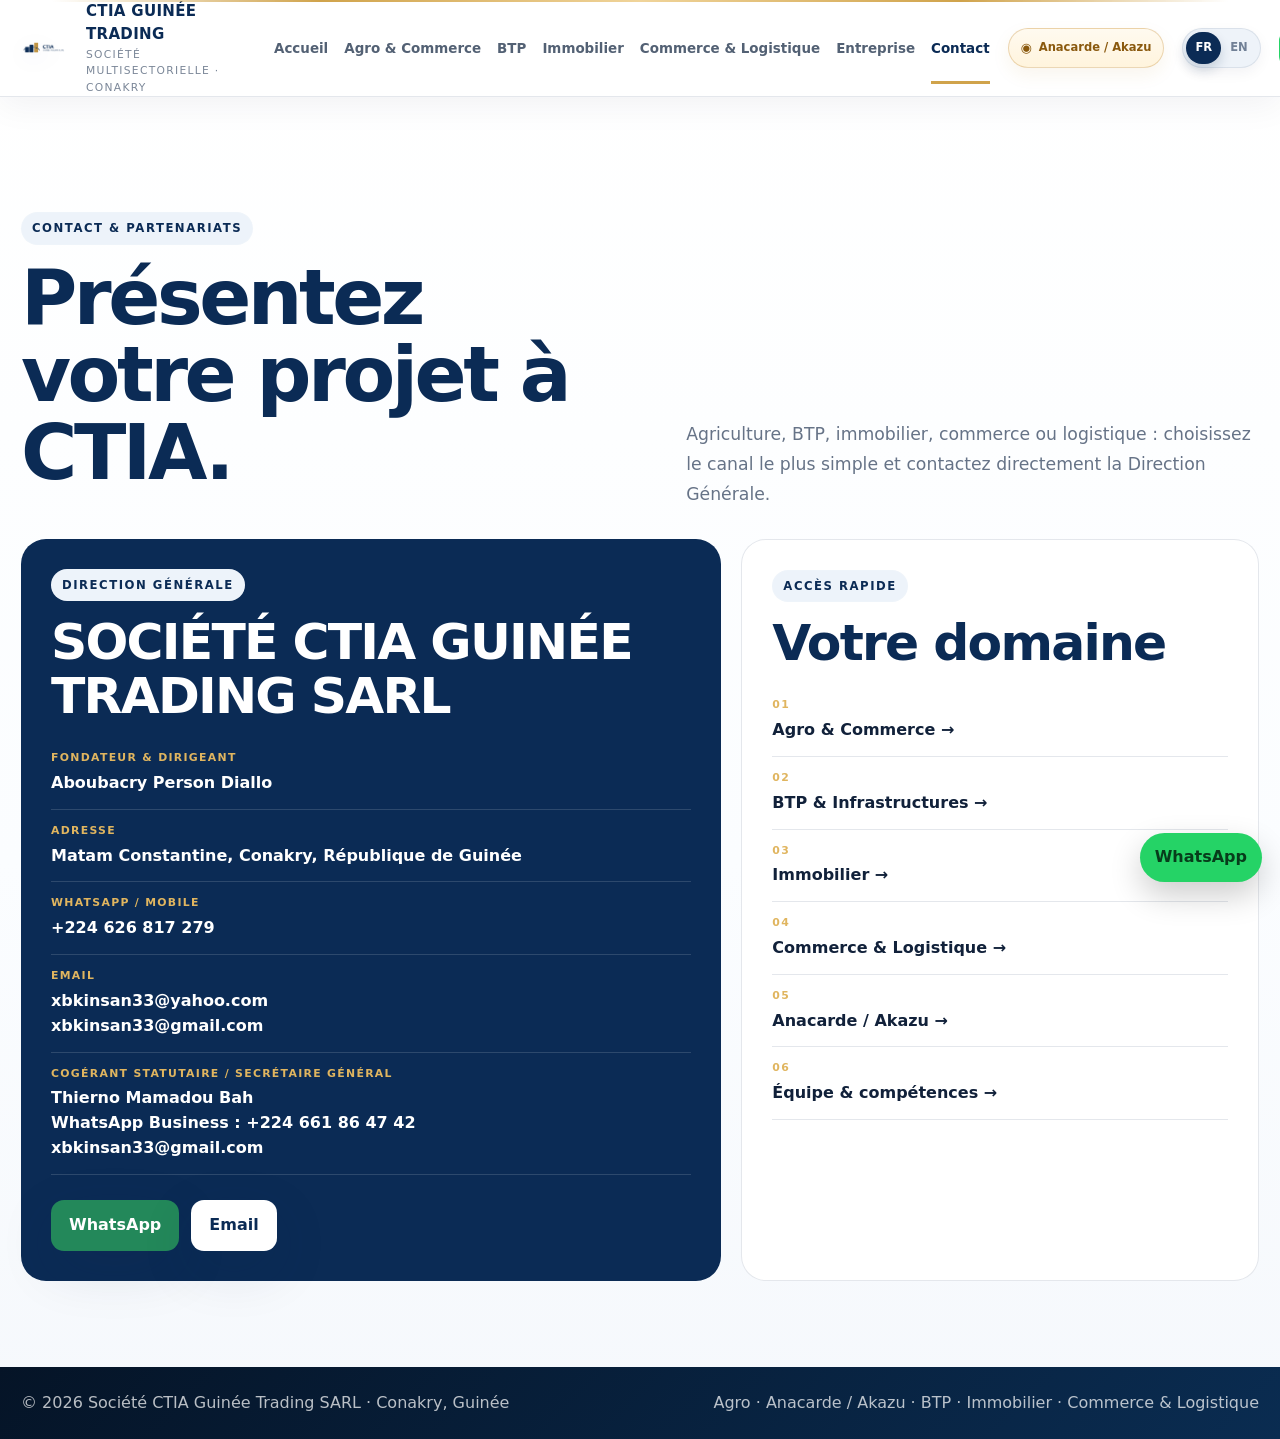
<file: ctia-guinee-trading/contact.html>
<!DOCTYPE html>

<html lang="fr"><head><meta charset="utf-8"/><meta content="width=device-width,initial-scale=1" name="viewport"/><meta content="Contact et partenariats CTIA Guinée Trading SARL." name="description"/><meta content="#071a34" name="theme-color"/><title>CTIA — Contact</title><link href="assets/images/logo-ctia.png" rel="icon"/><link href="assets/site.css" rel="stylesheet"/></head><body><header class="top"><div class="wrap nav">
<a class="brand" href="index.html"><img alt="CTIA Guinée Trading" src="assets/images/logo-ctia.png"/><span><b>CTIA GUINÉE TRADING</b><small>SOCIÉTÉ MULTISECTORIELLE · CONAKRY</small></span></a>
<nav class="navlinks" id="siteNav"><a class="" data-i18n="nav_home" href="index.html"></a><a class="" data-i18n="nav_agro" href="agro.html"></a><a class="" data-i18n="nav_btp" href="btp.html"></a><a class="" data-i18n="nav_immo" href="immobilier.html"></a><a class="" data-i18n="nav_trade" href="commerce.html"></a><a class="mobile-akazu" data-i18n="nav_akazu" href="akazu.html"></a><a class="" data-i18n="nav_company" href="entreprise.html"></a><a class="active" data-i18n="nav_contact" href="contact.html"></a></nav>
<a class="akazu-nav" data-en="Cashew / Akazu" data-fr="Anacarde / Akazu" href="akazu.html">Anacarde / Akazu</a><div class="lang"><button aria-label="Français" data-lang="fr" title="Français">FR</button><button aria-label="English" data-lang="en" title="English">EN</button></div>
<a class="nav-cta" href="https://wa.me/224626817279" target="_blank">WhatsApp</a>
<button aria-label="Menu" class="menu">☰</button></div></header><main>
<section class="section" style="padding-top:115px"><div class="wrap"><div class="intro reveal"><div><div class="eyebrow" data-en="Contact &amp; partnerships" data-fr="Contact &amp; partenariats"></div><h1 data-en="Present your project to CTIA." data-fr="Présentez votre projet à CTIA." style="color:var(--navy);font-size:clamp(2.7rem,6vw,4.8rem)"></h1></div><div><p data-en="Agriculture, construction, real estate, trade or logistics: choose the easiest channel and contact General Management directly." data-fr="Agriculture, BTP, immobilier, commerce ou logistique : choisissez le canal le plus simple et contactez directement la Direction Générale." style="font-size:1.08rem;color:var(--muted)"></p></div></div><div class="contact-grid"><div class="contact-panel reveal"><div class="eyebrow" data-en="General Management" data-fr="Direction Générale"></div><h2 style="color:#fff">SOCIÉTÉ CTIA GUINÉE TRADING SARL</h2><div class="contact-line"><small data-en="Founder &amp; managing director" data-fr="Fondateur &amp; dirigeant"></small><b>Aboubacry Person Diallo</b></div><div class="contact-line"><small data-en="Address" data-fr="Adresse"></small><b>Matam Constantine, Conakry, République de Guinée</b></div><div class="contact-line"><small>WhatsApp / Mobile</small><b><a href="tel:+224626817279">+224 626 817 279</a></b></div><div class="contact-line"><small>Email</small><b><a href="mailto:xbkinsan33@yahoo.com">xbkinsan33@yahoo.com</a><br/><a href="mailto:xbkinsan33@gmail.com">xbkinsan33@gmail.com</a></b></div><div class="contact-line"><small data-en="Statutory Co-Manager / Secretary General" data-fr="Cogérant statutaire / Secrétaire général"></small><b>Thierno Mamadou Bah<br/><a href="https://wa.me/224661864742" target="_blank">WhatsApp Business : +224 661 86 47 42</a><br/><a href="mailto:xbkinsan33@gmail.com">xbkinsan33@gmail.com</a></b></div><div class="actions"><a class="btn green" href="https://wa.me/224626817279" target="_blank">WhatsApp</a><a class="btn light" href="mailto:xbkinsan33@yahoo.com">Email</a></div></div><div class="contact-panel light reveal"><div class="eyebrow" data-en="Quick access" data-fr="Accès rapide"></div><h2 data-en="Your sector" data-fr="Votre domaine"></h2><div class="contact-line"><small>01</small><b><a data-en="Agri &amp; Trade →" data-fr="Agro &amp; Commerce →" href="agro.html"></a></b></div><div class="contact-line"><small>02</small><b><a data-en="Construction &amp; Infrastructure →" data-fr="BTP &amp; Infrastructures →" href="btp.html"></a></b></div><div class="contact-line"><small>03</small><b><a data-en="Real Estate →" data-fr="Immobilier →" href="immobilier.html"></a></b></div><div class="contact-line"><small>04</small><b><a data-en="Trade &amp; Logistics →" data-fr="Commerce &amp; Logistique →" href="commerce.html"></a></b></div><div class="contact-line"><small>05</small><b><a data-en="Cashew / Akazu →" data-fr="Anacarde / Akazu →" href="akazu.html"></a></b></div><div class="contact-line"><small>06</small><b><a data-en="Team &amp; expertise →" data-fr="Équipe &amp; compétences →" href="entreprise.html"></a></b></div></div></div></div></section>
</main><footer class="footer"><div class="wrap footer-row"><div>© 2026 Société CTIA Guinée Trading SARL · Conakry, Guinée</div><div>Agro · Anacarde / Akazu · BTP · Immobilier · Commerce &amp; Logistique</div></div></footer>
<a aria-label="WhatsApp" class="wa" href="https://wa.me/224626817279" target="_blank">WhatsApp</a>
<div aria-hidden="true" class="lightbox" id="lightbox"><div class="lightbox-bg" data-lightbox-close=""></div><button class="lightbox-close" data-lightbox-close="">×</button><img alt="Agrandissement" id="lightboxImg"/></div>
<script src="assets/site.js"></script></body></html>
</file>
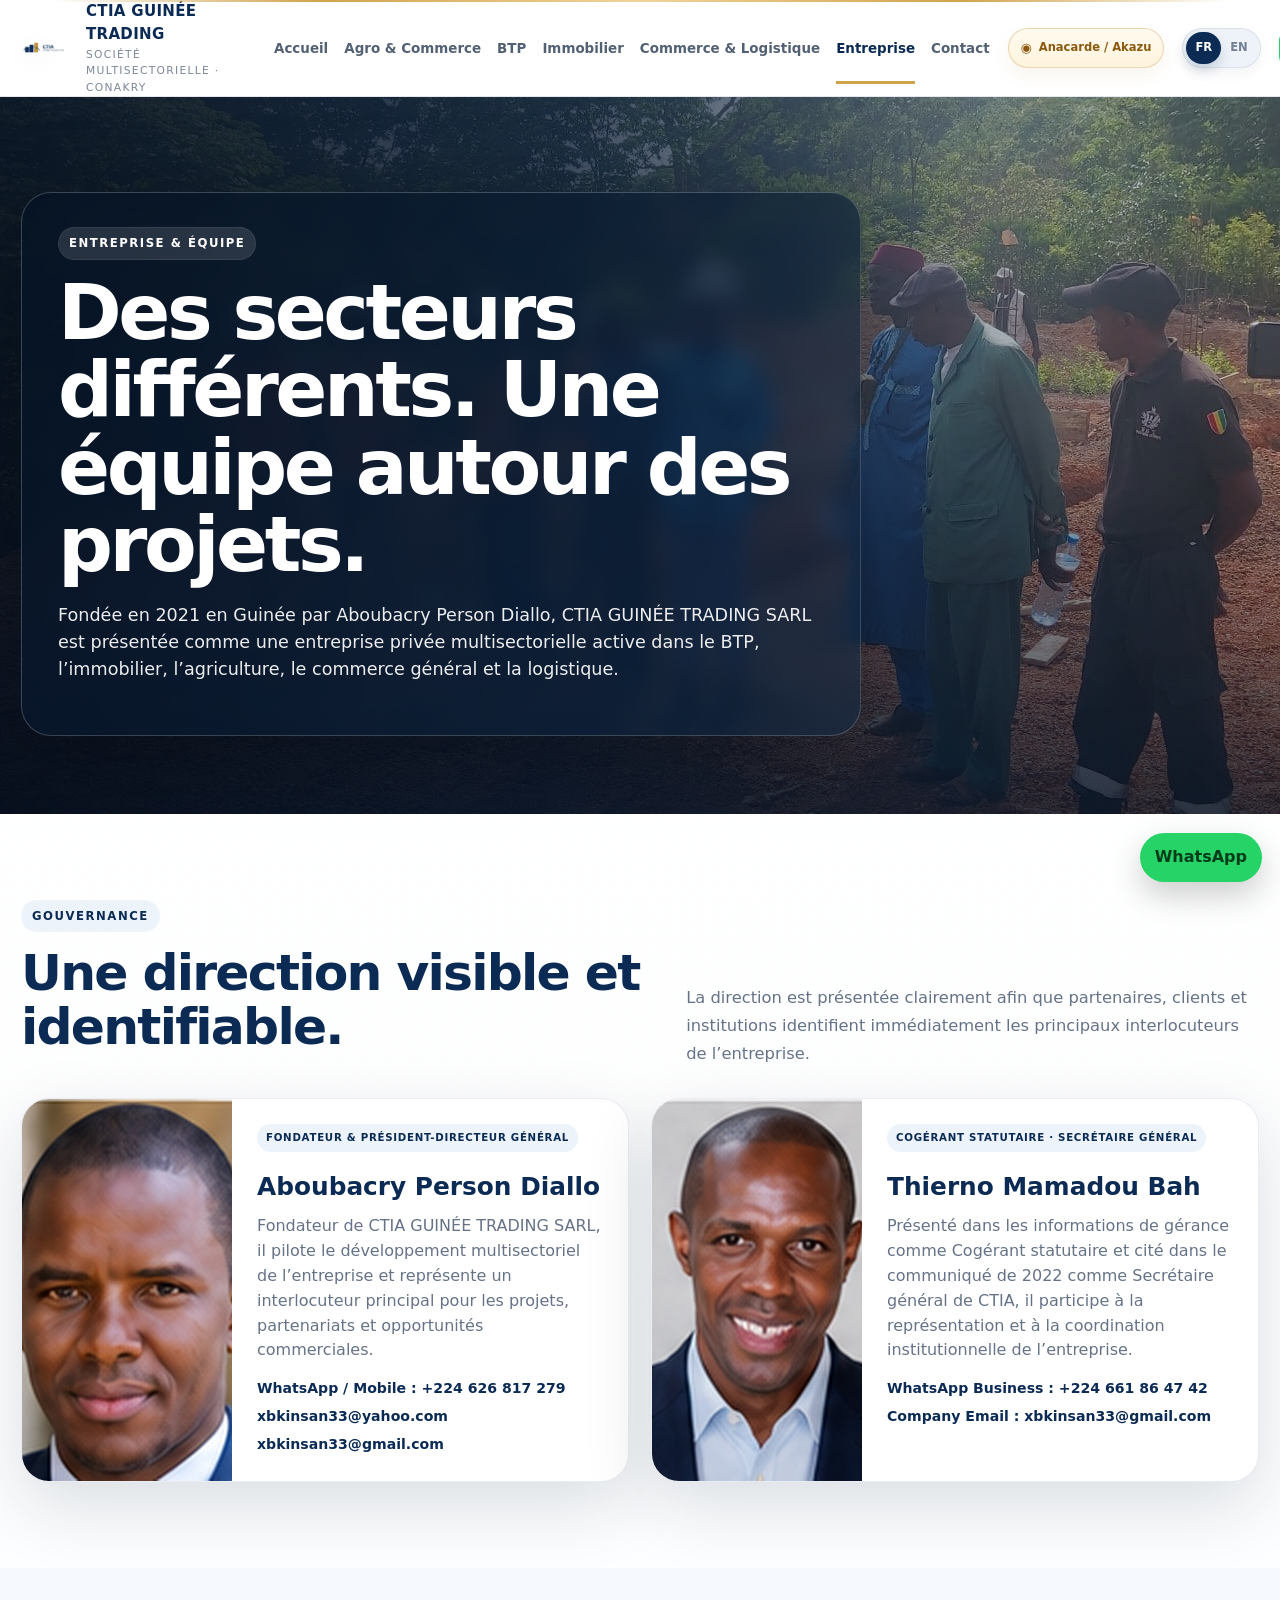
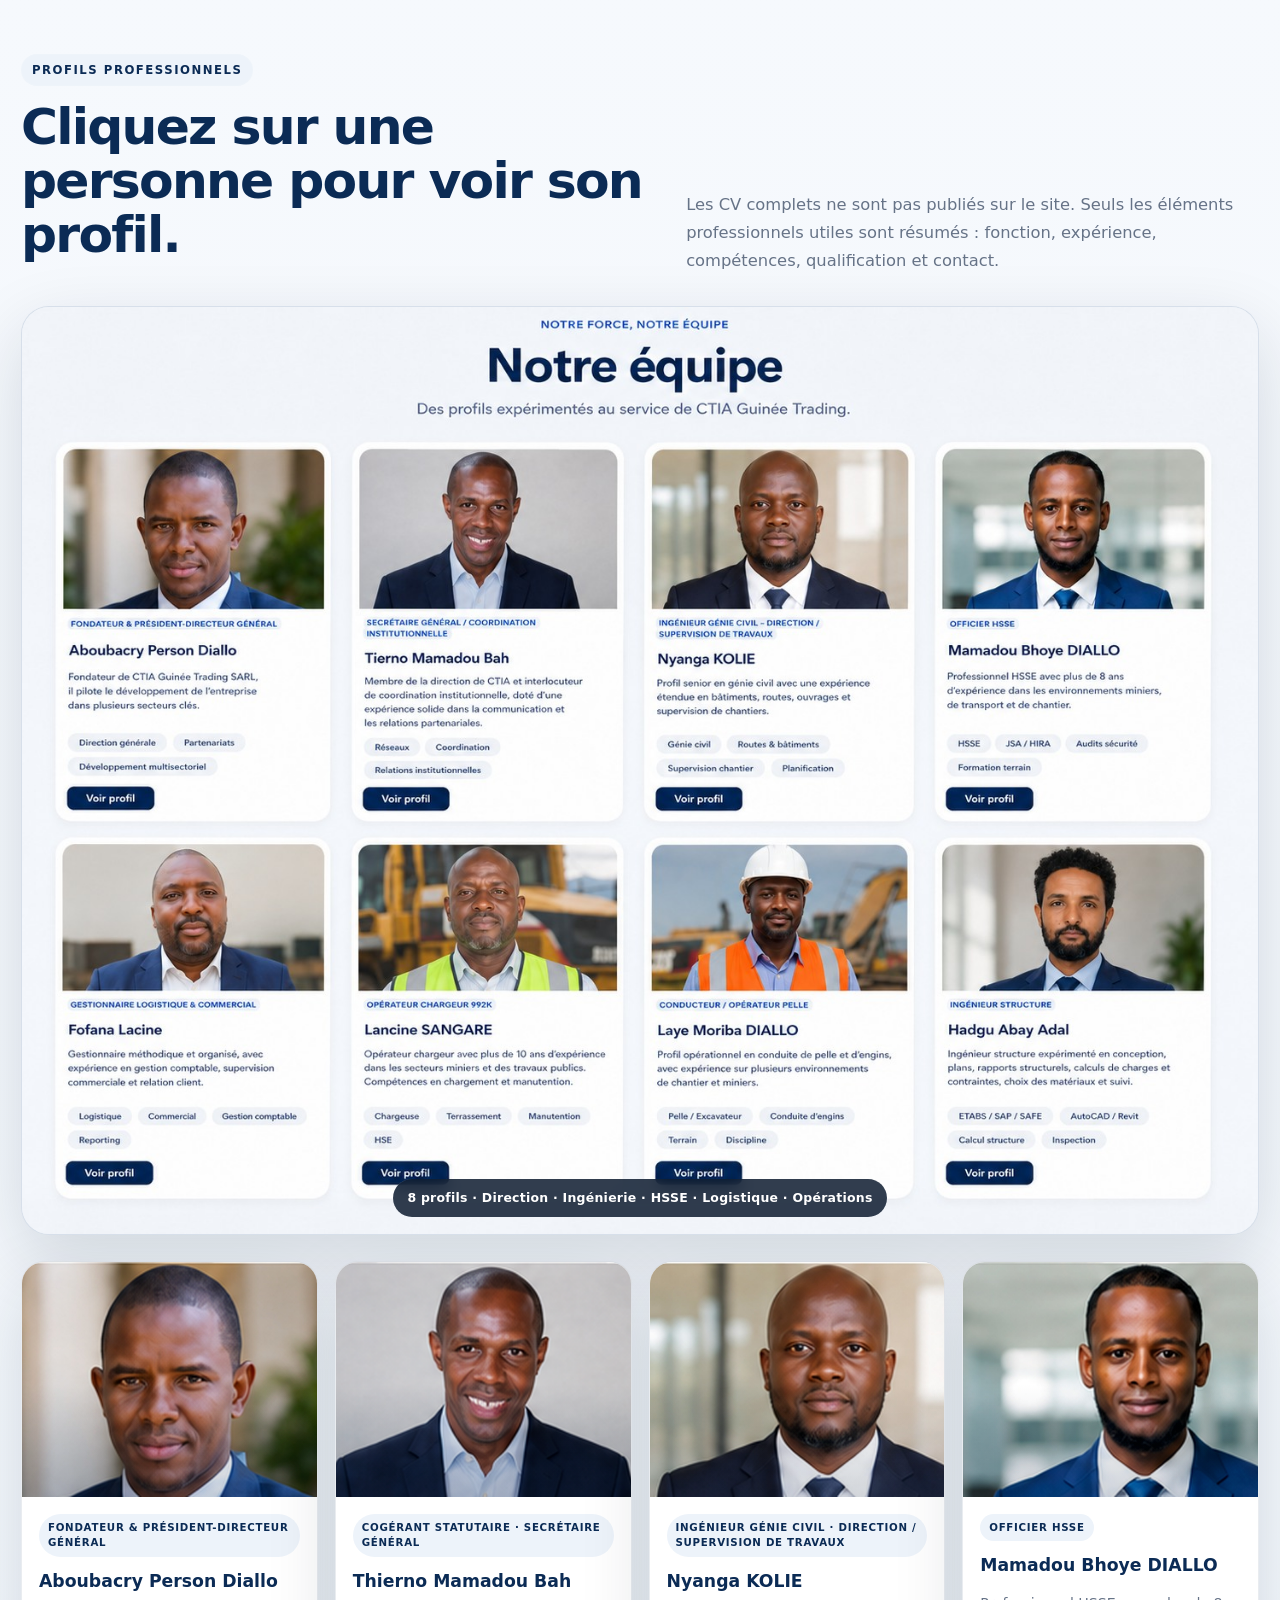
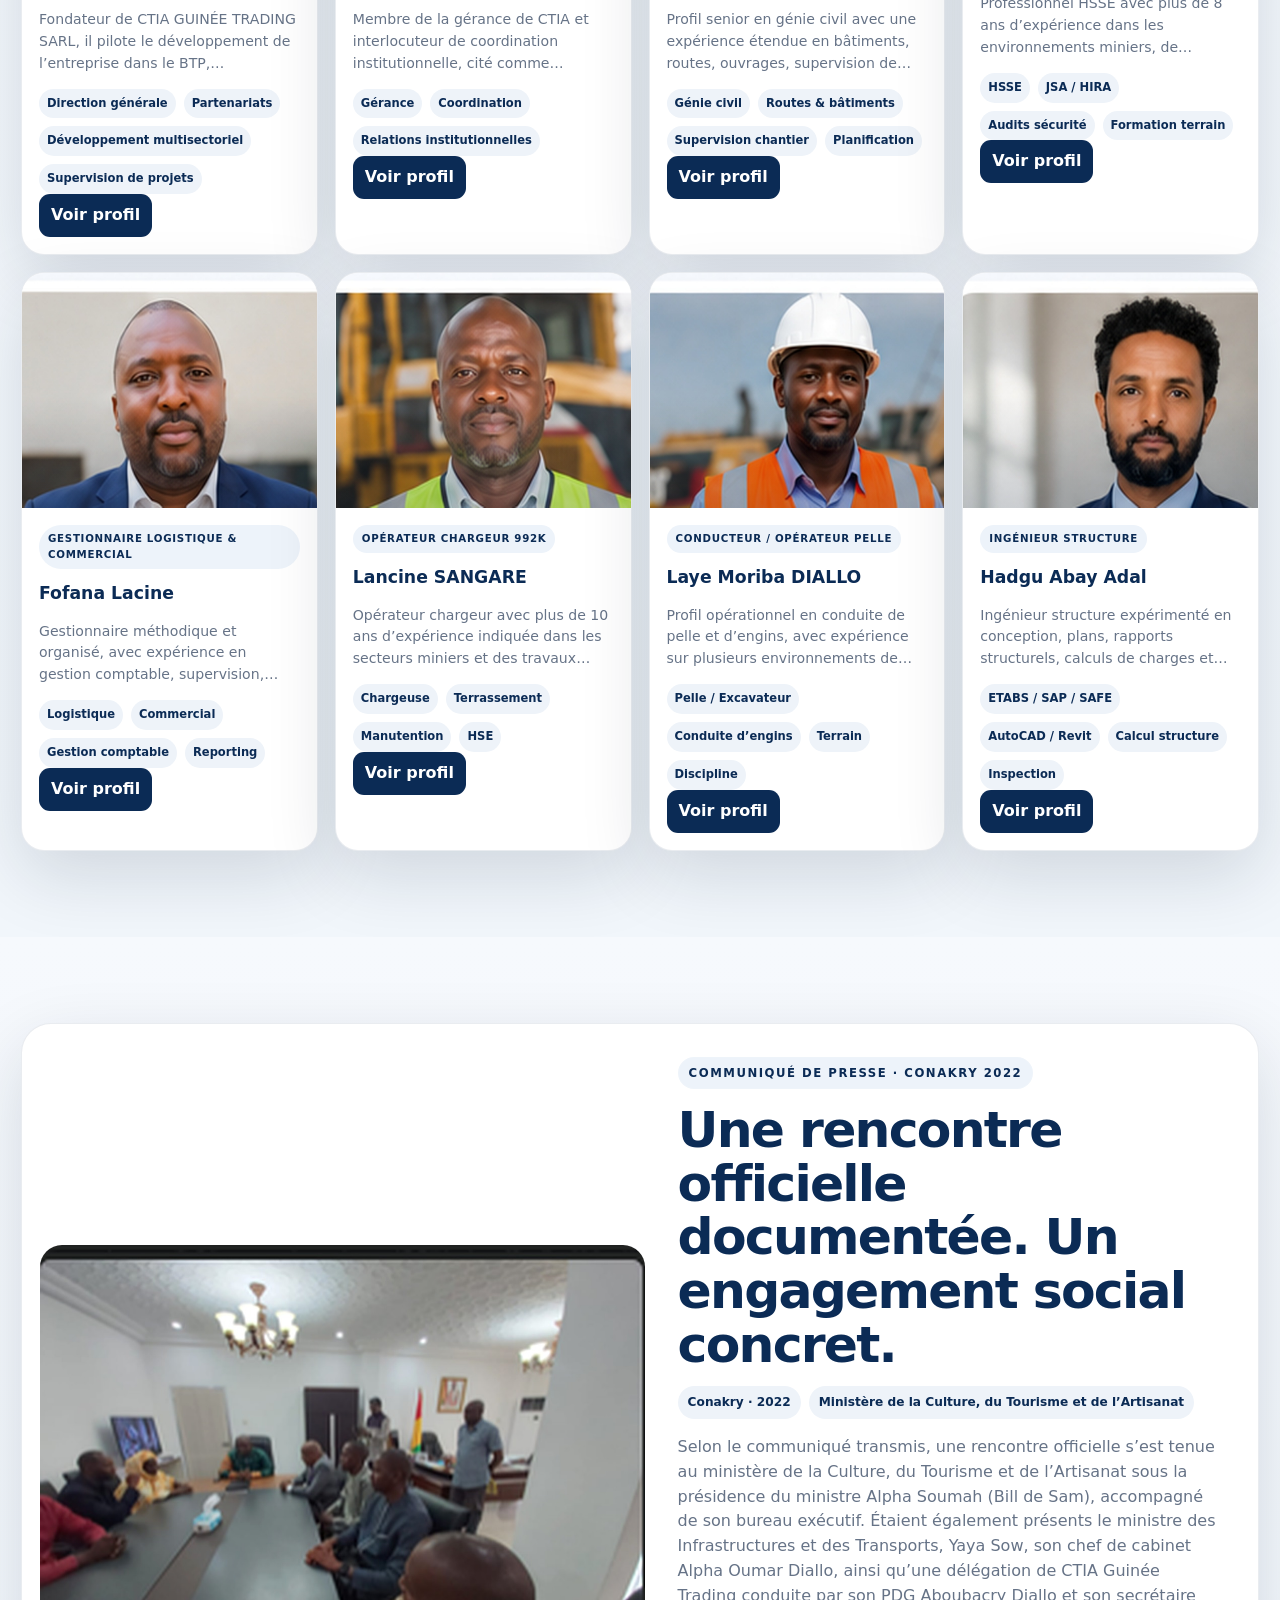
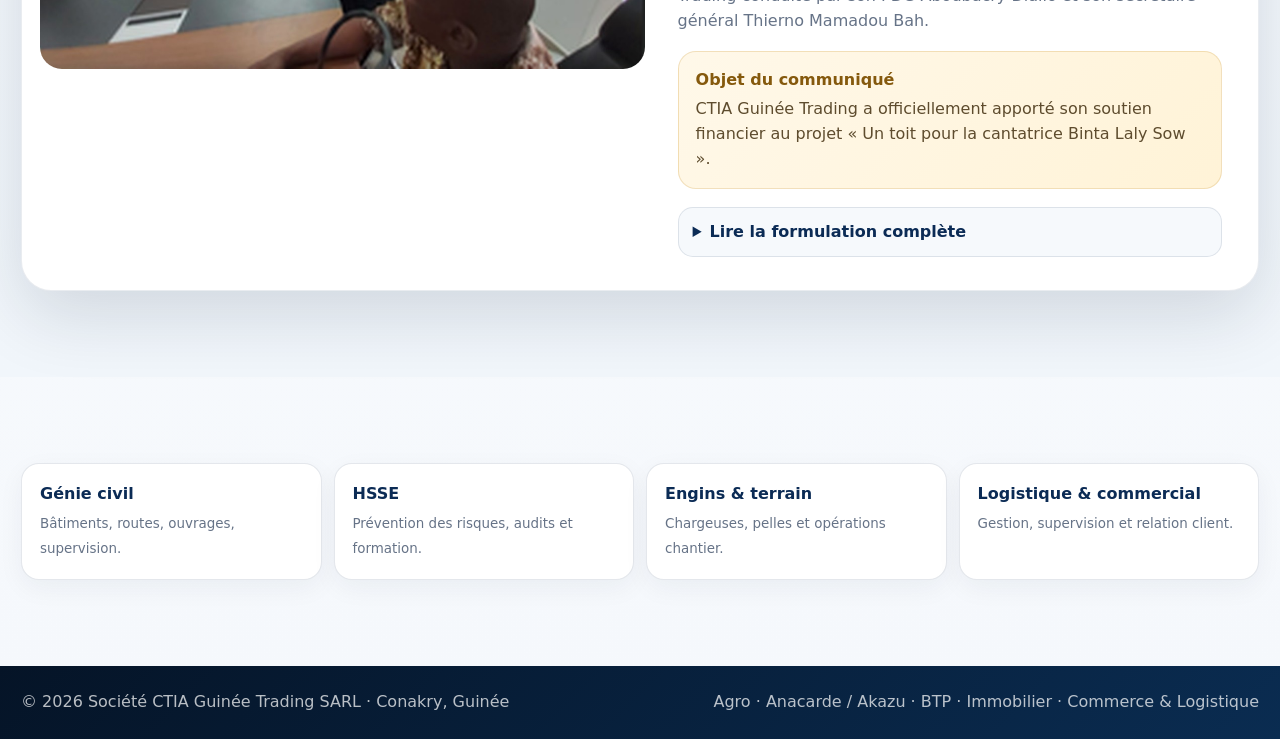
<file: ctia-guinee-trading/entreprise.html>
<!DOCTYPE html>

<html lang="fr"><head><meta charset="utf-8"/><meta content="width=device-width,initial-scale=1" name="viewport"/><meta content="Présentation de CTIA Guinée Trading SARL, direction et profils professionnels." name="description"/><meta content="#071a34" name="theme-color"/><title>CTIA — Entreprise &amp; Équipe</title><link href="assets/images/logo-ctia.png" rel="icon"/><link href="assets/site.css" rel="stylesheet"/></head><body class="premium-v4"><header class="top"><div class="wrap nav">
<a class="brand" href="index.html"><img alt="CTIA Guinée Trading" src="assets/images/logo-ctia.png"/><span><b>CTIA GUINÉE TRADING</b><small>SOCIÉTÉ MULTISECTORIELLE · CONAKRY</small></span></a>
<nav class="navlinks" id="siteNav"><a class="" data-i18n="nav_home" href="index.html"></a><a class="" data-i18n="nav_agro" href="agro.html"></a><a class="" data-i18n="nav_btp" href="btp.html"></a><a class="" data-i18n="nav_immo" href="immobilier.html"></a><a class="" data-i18n="nav_trade" href="commerce.html"></a><a class="mobile-akazu" data-i18n="nav_akazu" href="akazu.html"></a><a class="active" data-i18n="nav_company" href="entreprise.html"></a><a class="" data-i18n="nav_contact" href="contact.html"></a></nav>
<a class="akazu-nav" data-en="Cashew / Akazu" data-fr="Anacarde / Akazu" href="akazu.html">Anacarde / Akazu</a><div class="lang"><button aria-label="Français" data-lang="fr" title="Français">FR</button><button aria-label="English" data-lang="en" title="English">EN</button></div>
<a class="nav-cta" href="https://wa.me/224626817279" target="_blank">WhatsApp</a>
<button aria-label="Menu" class="menu">☰</button></div></header><main>
<section class="hero hero-sub"><img alt="Équipe CTIA" class="hero-img" src="assets/images/team-group.jpg"/><div class="overlay"></div><div class="wrap hero-copy"><div class="hero-panel"><div class="eyebrow" data-en="Company &amp; team" data-fr="Entreprise &amp; équipe"></div><h1 data-en="Different sectors. One team around the projects." data-fr="Des secteurs différents. Une équipe autour des projets."></h1><p class="lead" data-en="Founded in Guinea in 2021 by Aboubacry Person Diallo, CTIA GUINÉE TRADING SARL is presented as a private multi-sector company active in construction, real estate, agriculture, general trade and logistics." data-fr="Fondée en 2021 en Guinée par Aboubacry Person Diallo, CTIA GUINÉE TRADING SARL est présentée comme une entreprise privée multisectorielle active dans le BTP, l’immobilier, l’agriculture, le commerce général et la logistique."></p></div></div></section>
<section class="section"><div class="wrap">
<div class="intro reveal"><div><div class="eyebrow" data-en="Leadership" data-fr="Gouvernance"></div>
<h2 data-en="Visible, identifiable leadership." data-fr="Une direction visible et identifiable."></h2></div>
<div><p data-en="Leadership is presented clearly so partners, clients and institutions immediately identify the company’s main contacts." data-fr="La direction est présentée clairement afin que partenaires, clients et institutions identifient immédiatement les principaux interlocuteurs de l’entreprise."></p></div></div>
<div class="leadership-grid">
<article class="leader-card reveal"><div class="leader-photo"><img alt="Aboubacry Person Diallo" src="assets/images/founder-portrait.jpg"/></div><div class="leader-copy">
<div class="role" data-en="Founder &amp; Chief Executive Officer" data-fr="Fondateur &amp; Président-Directeur Général"></div><h3>Aboubacry Person Diallo</h3>
<p data-en="Founder of CTIA GUINÉE TRADING SARL, he leads the company’s multi-sector development and is a key contact for projects, partnerships and commercial opportunities." data-fr="Fondateur de CTIA GUINÉE TRADING SARL, il pilote le développement multisectoriel de l’entreprise et représente un interlocuteur principal pour les projets, partenariats et opportunités commerciales."></p>
<div class="leader-contact"><a href="https://wa.me/224626817279" target="_blank">WhatsApp / Mobile : +224 626 817 279</a><a href="mailto:xbkinsan33@yahoo.com">xbkinsan33@yahoo.com</a><a href="mailto:xbkinsan33@gmail.com">xbkinsan33@gmail.com</a></div></div></article>
<article class="leader-card reveal"><div class="leader-photo"><img alt="Thierno Mamadou Bah" src="assets/images/thierno-mamadou-bah.png"/></div><div class="leader-copy">
<div class="role" data-en="Statutory Co-Manager · Secretary General" data-fr="Cogérant statutaire · Secrétaire général"></div><h3>Thierno Mamadou Bah</h3>
<p data-en="Presented in the management information as Statutory Co-Manager and cited in the 2022 communiqué as CTIA's Secretary General, he contributes to the company’s representation and institutional coordination." data-fr="Présenté dans les informations de gérance comme Cogérant statutaire et cité dans le communiqué de 2022 comme Secrétaire général de CTIA, il participe à la représentation et à la coordination institutionnelle de l’entreprise."></p>
<div class="leader-contact"><a href="https://wa.me/224661864742" target="_blank">WhatsApp Business : +224 661 86 47 42</a><a href="mailto:xbkinsan33@gmail.com">Company Email : xbkinsan33@gmail.com</a></div></div></article>
</div></div></section>
<section class="section soft"><div class="wrap"><div class="intro reveal"><div><div class="eyebrow" data-en="Professional profiles" data-fr="Profils professionnels"></div><h2 data-en="Click a person to view their profile." data-fr="Cliquez sur une personne pour voir son profil."></h2></div><div><p data-en="Full CVs are not published on the website. Only useful professional elements are summarized: role, experience, skills, qualifications and contact details." data-fr="Les CV complets ne sont pas publiés sur le site. Seuls les éléments professionnels utiles sont résumés : fonction, expérience, compétences, qualification et contact."></p></div></div><div class="team-showcase-banner reveal"><img alt="Équipe CTIA Guinée Trading" src="assets/images/team-showcase.jpg"/><div class="team-showcase-overlay"><span data-en="8 profiles · Leadership · Engineering · HSSE · Logistics · Operations" data-fr="8 profils · Direction · Ingénierie · HSSE · Logistique · Opérations"></span></div></div><div class="team-grid"><article class="team-card reveal" data-modal="aboubacry"><div class="photo"><img alt="Aboubacry Person Diallo" src="assets/images/founder-portrait.jpg"/></div><div class="pad"><div class="role" data-en="Founder &amp; Chief Executive Officer" data-fr="Fondateur &amp; Président-Directeur Général"></div><h3>Aboubacry Person Diallo</h3><p data-en="Founder of CTIA GUINÉE TRADING SARL, he leads the company’s development across construction, real estate, agriculture, general trade and partnerships. His vision emphasizes reliability, quality and long-term professional relationships." data-fr="Fondateur de CTIA GUINÉE TRADING SARL, il pilote le développement de l’entreprise dans le BTP, l’immobilier, l’agriculture, le commerce général et les partenariats. Sa vision met l’accent sur la fiabilité, la qualité et le développement durable des relations professionnelles."></p><div class="skill-tags"><span>Direction générale</span><span>Partenariats</span><span>Développement multisectoriel</span><span>Supervision de projets</span></div><div class="card-actions"><button class="mini-btn primary" data-en="View profile" data-fr="Voir profil" data-open-modal="aboubacry"></button></div></div></article><article class="team-card reveal" data-modal="thierno"><div class="photo"><img alt="Thierno Mamadou Bah" src="assets/images/thierno-mamadou-bah.png"/></div><div class="pad"><div class="role" data-en="Statutory Co-Manager · Secretary General" data-fr="Cogérant statutaire · Secrétaire général"></div><h3>Thierno Mamadou Bah</h3><p data-en="Member of CTIA management and an institutional coordination contact, cited as Secretary General in the 2022 communiqué." data-fr="Membre de la gérance de CTIA et interlocuteur de coordination institutionnelle, cité comme Secrétaire général dans le communiqué de 2022."></p><div class="skill-tags"><span>Gérance</span><span>Coordination</span><span>Relations institutionnelles</span></div><div class="card-actions"><button class="mini-btn primary" data-en="View profile" data-fr="Voir profil" data-open-modal="thierno"></button></div></div></article><article class="team-card reveal" data-modal="kolie"><div class="photo"><img alt="Nyanga KOLIE" src="assets/images/nyanga-kolie.jpg"/></div><div class="pad"><div class="role" data-en="Civil Engineer · Works Management / Supervision" data-fr="Ingénieur Génie Civil · Direction / Supervision de Travaux"></div><h3>Nyanga KOLIE</h3><p data-en="Senior civil-engineering profile with extensive experience in buildings, roads, infrastructure, site supervision, technical planning, quality control and team coordination." data-fr="Profil senior en génie civil avec une expérience étendue en bâtiments, routes, ouvrages, supervision de chantiers, planification technique, contrôle qualité et coordination d’équipes."></p><div class="skill-tags"><span>Génie civil</span><span>Routes &amp; bâtiments</span><span>Supervision chantier</span><span>Planification</span></div><div class="card-actions"><button class="mini-btn primary" data-en="View profile" data-fr="Voir profil" data-open-modal="kolie"></button></div></div></article><article class="team-card reveal" data-modal="mamadou"><div class="photo"><img alt="Mamadou Bhoye DIALLO" src="assets/images/mamadou-bhoye-diallo.jpg"/></div><div class="pad"><div class="role" data-en="HSSE Officer" data-fr="Officier HSSE"></div><h3>Mamadou Bhoye DIALLO</h3><p data-en="HSSE professional with more than 8 years of experience in mining, transport and worksite environments. Specialized in risk prevention, inspections, safety audits, incidents and field training." data-fr="Professionnel HSSE avec plus de 8 ans d’expérience dans les environnements miniers, de transport et de chantier. Spécialisé dans la prévention des risques, les inspections, audits sécurité, incidents et formation terrain."></p><div class="skill-tags"><span>HSSE</span><span>JSA / HIRA</span><span>Audits sécurité</span><span>Formation terrain</span></div><div class="card-actions"><button class="mini-btn primary" data-en="View profile" data-fr="Voir profil" data-open-modal="mamadou"></button></div></div></article><article class="team-card reveal" data-modal="fofana"><div class="photo"><img alt="Fofana Lacine" src="assets/images/fofana-lacine.jpg"/></div><div class="pad"><div class="role" data-en="Logistics &amp; Commercial Manager" data-fr="Gestionnaire Logistique &amp; Commercial"></div><h3>Fofana Lacine</h3><p data-en="Methodical and organized manager with experience in accounting management, supervision, commercial operations, customer management, reporting and community mobilisation." data-fr="Gestionnaire méthodique et organisé, avec expérience en gestion comptable, supervision, commercialisation, gestion de clientèle, reporting et mobilisation communautaire."></p><div class="skill-tags"><span>Logistique</span><span>Commercial</span><span>Gestion comptable</span><span>Reporting</span></div><div class="card-actions"><button class="mini-btn primary" data-en="View profile" data-fr="Voir profil" data-open-modal="fofana"></button></div></div></article><article class="team-card reveal" data-modal="lancine"><div class="photo"><img alt="Lancine SANGARE" src="assets/images/lancine-sangare.jpg"/></div><div class="pad"><div class="role" data-en="992K Loader Operator" data-fr="Opérateur Chargeur 992K"></div><h3>Lancine SANGARE</h3><p data-en="Loader operator with more than 10 years of stated experience in mining and public works. Skilled in loading, handling, earthworks, equipment checks and HSE compliance." data-fr="Opérateur chargeur avec plus de 10 ans d’expérience indiquée dans les secteurs miniers et des travaux publics. Compétences en chargement, manutention, terrassement, contrôle des équipements et respect HSE."></p><div class="skill-tags"><span>Chargeuse</span><span>Terrassement</span><span>Manutention</span><span>HSE</span></div><div class="card-actions"><button class="mini-btn primary" data-en="View profile" data-fr="Voir profil" data-open-modal="lancine"></button></div></div></article><article class="team-card reveal" data-modal="moriba"><div class="photo"><img alt="Laye Moriba DIALLO" src="assets/images/laye-moriba-diallo.jpg"/></div><div class="pad"><div class="role" data-en="Excavator Operator / Driver" data-fr="Conducteur / Opérateur Pelle"></div><h3>Laye Moriba DIALLO</h3><p data-en="Operational excavator and equipment-driving profile with experience across several construction and mining environments. The supplied CV highlights adaptability, initiative and professional discipline." data-fr="Profil opérationnel en conduite de pelle et d’engins, avec expérience sur plusieurs environnements de chantier et miniers. Le CV transmis met en avant l’adaptation, l’initiative et la discipline professionnelle."></p><div class="skill-tags"><span>Pelle / Excavateur</span><span>Conduite d’engins</span><span>Terrain</span><span>Discipline</span></div><div class="card-actions"><button class="mini-btn primary" data-en="View profile" data-fr="Voir profil" data-open-modal="moriba"></button></div></div></article><article class="team-card reveal" data-modal="hadgu"><div class="photo"><img alt="Hadgu Abay Adal" src="assets/images/hadgu-abay-adal.jpg"/></div><div class="pad"><div class="role" data-en="Structural Engineer" data-fr="Ingénieur Structure"></div><h3>Hadgu Abay Adal</h3><p data-en="Structural engineer experienced in design, drawings, structural reports, load and stress calculations, material selection, monitoring and inspection." data-fr="Ingénieur structure expérimenté en conception, plans, rapports structurels, calculs de charges et contraintes, choix des matériaux, suivi et inspection des travaux."></p><div class="skill-tags"><span>ETABS / SAP / SAFE</span><span>AutoCAD / Revit</span><span>Calcul structure</span><span>Inspection</span></div><div class="card-actions"><button class="mini-btn primary" data-en="View profile" data-fr="Voir profil" data-open-modal="hadgu"></button></div></div></article></div></div></section><section class="section soft"><div class="wrap"><div class="institutional reveal">
<div class="institutional-media"><img alt="Rencontre officielle CTIA à Conakry en 2022" data-lightbox="" src="assets/images/ctia-official-meeting-2022.jpg"/></div>
<div class="institutional-copy">
<div class="eyebrow" data-en="Press communiqué · Conakry 2022" data-fr="Communiqué de presse · Conakry 2022"></div>
<h2 data-en="A documented official meeting. Concrete social engagement." data-fr="Une rencontre officielle documentée. Un engagement social concret."></h2>
<div class="institutional-meta"><span class="meta-pill">Conakry · 2022</span><span class="meta-pill" data-en="Ministry of Culture, Tourism and Handicrafts" data-fr="Ministère de la Culture, du Tourisme et de l’Artisanat"></span></div>
<p data-en="According to the supplied communiqué, an official meeting was held at the Ministry of Culture, Tourism and Handicrafts under Minister Alpha Soumah (Bill de Sam), accompanied by his executive office. Also present were Infrastructure and Transport Minister Yaya Sow, his chief of staff Alpha Oumar Diallo, and a CTIA Guinée Trading delegation led by CEO Aboubacry Diallo and Secretary General Thierno Mamadou Bah." data-fr="Selon le communiqué transmis, une rencontre officielle s’est tenue au ministère de la Culture, du Tourisme et de l’Artisanat sous la présidence du ministre Alpha Soumah (Bill de Sam), accompagné de son bureau exécutif. Étaient également présents le ministre des Infrastructures et des Transports, Yaya Sow, son chef de cabinet Alpha Oumar Diallo, ainsi qu’une délégation de CTIA Guinée Trading conduite par son PDG Aboubacry Diallo et son secrétaire général Thierno Mamadou Bah."></p>
<div class="press-highlight"><b data-en="Communiqué focus" data-fr="Objet du communiqué"></b><span data-en="CTIA Guinée Trading officially provided financial support to the project “Un toit pour la cantatrice Binta Laly Sow”." data-fr="CTIA Guinée Trading a officiellement apporté son soutien financier au projet « Un toit pour la cantatrice Binta Laly Sow »."></span></div>
<details class="press-details"><summary data-en="Read the full wording" data-fr="Lire la formulation complète"></summary><p data-en="This section faithfully reflects the supplied communiqué. It presents a documented official meeting and social engagement; it does not claim a permanent institutional partnership with the government beyond what is stated in the communiqué." data-fr="Ce bloc reprend fidèlement les éléments du communiqué transmis. Il présente une rencontre officielle et un engagement social documenté ; il ne prétend pas à un partenariat institutionnel permanent avec le gouvernement au-delà de ce qui est indiqué dans le communiqué."></p></details>
</div></div></div></section>
<section class="section"><div class="wrap"><div class="trust-strip"><div class="trust-item"><b data-en="Civil engineering" data-fr="Génie civil"></b><span data-en="Buildings, roads, infrastructure, supervision." data-fr="Bâtiments, routes, ouvrages, supervision."></span></div><div class="trust-item"><b>HSSE</b><span data-en="Risk prevention, audits and training." data-fr="Prévention des risques, audits et formation."></span></div><div class="trust-item"><b data-en="Equipment &amp; field work" data-fr="Engins &amp; terrain"></b><span data-en="Loaders, excavators and site operations." data-fr="Chargeuses, pelles et opérations chantier."></span></div><div class="trust-item"><b data-en="Logistics &amp; commercial" data-fr="Logistique &amp; commercial"></b><span data-en="Management, supervision and customer relations." data-fr="Gestion, supervision et relation client."></span></div></div></div></section><div class="modal" id="modal-aboubacry"><div class="modal-backdrop" data-close-modal=""></div><div class="modal-dialog"><button class="modal-close" data-close-modal="">×</button><div class="modal-grid"><div class="modal-photo"><img alt="Aboubacry Person Diallo" src="assets/images/founder-portrait.jpg"/></div><div class="modal-copy"><div class="eyebrow" data-en="Professional profile" data-fr="Profil professionnel"></div><h3>Aboubacry Person Diallo</h3><div class="role" data-en="Founder &amp; Chief Executive Officer" data-fr="Fondateur &amp; Président-Directeur Général"></div><p data-en="Founder of CTIA GUINÉE TRADING SARL, he leads the company’s development across construction, real estate, agriculture, general trade and partnerships. His vision emphasizes reliability, quality and long-term professional relationships." data-fr="Fondateur de CTIA GUINÉE TRADING SARL, il pilote le développement de l’entreprise dans le BTP, l’immobilier, l’agriculture, le commerce général et les partenariats. Sa vision met l’accent sur la fiabilité, la qualité et le développement durable des relations professionnelles."></p><div class="skill-tags"><span>Direction générale</span><span>Partenariats</span><span>Développement multisectoriel</span><span>Supervision de projets</span></div><div class="qualification"><b data-en="Qualifications / highlights" data-fr="Qualification / repères"></b><span data-en="Founder and managing director of CTIA GUINÉE TRADING SARL, founded in Guinea in 2021." data-fr="Fondateur et dirigeant de CTIA GUINÉE TRADING SARL, fondée en 2021 en Guinée."></span></div><p class="contact-inline">+224 626 817 279 · xbkinsan33@yahoo.com · xbkinsan33@gmail.com</p><div class="contact-buttons"><a data-en="Call" data-fr="Appeler" href="tel:+224626817279"></a><a class="email" href="mailto:xbkinsan33@yahoo.com">Email Yahoo</a><a class="email" href="mailto:xbkinsan33@gmail.com">Email Company</a><a href="https://wa.me/224626817279" target="_blank">WhatsApp</a></div></div></div></div></div><div class="modal" id="modal-thierno"><div class="modal-backdrop" data-close-modal=""></div><div class="modal-dialog"><button class="modal-close" data-close-modal="">×</button><div class="modal-grid"><div class="modal-photo"><img alt="Thierno Mamadou Bah" src="assets/images/thierno-mamadou-bah.png"/></div><div class="modal-copy"><div class="eyebrow" data-en="Leadership / Management" data-fr="Direction / Gérance"></div><h3>Thierno Mamadou Bah</h3><div class="role" data-en="Statutory Co-Manager · Secretary General" data-fr="Cogérant statutaire · Secrétaire général"></div><p data-en="The supplied management information presents him as Statutory Co-Manager of CTIA GUINÉE TRADING. The communiqué concerning the 2022 official meeting also cites him as the company’s Secretary General." data-fr="Les informations transmises sur la gérance le présentent comme Cogérant statutaire de CTIA GUINÉE TRADING. Le communiqué relatif à la rencontre officielle de 2022 le cite également comme Secrétaire général de la société."></p><div class="skill-tags"><span>Gérance</span><span>Coordination</span><span>Relations institutionnelles</span></div><div class="qualification"><b data-en="Professional contact" data-fr="Contact professionnel"></b><span data-en="WhatsApp Business and company email supplied for CTIA contact." data-fr="WhatsApp Business et email d’entreprise communiqués pour le contact CTIA."></span></div><p class="contact-inline">+224 661 86 47 42 · xbkinsan33@gmail.com</p><div class="contact-buttons"><a href="https://wa.me/224661864742" target="_blank">WhatsApp</a><a class="email" href="mailto:xbkinsan33@gmail.com">Email</a></div></div></div></div></div><div class="modal" id="modal-kolie"><div class="modal-backdrop" data-close-modal=""></div><div class="modal-dialog"><button class="modal-close" data-close-modal="">×</button><div class="modal-grid"><div class="modal-photo"><img alt="Nyanga KOLIE" src="assets/images/nyanga-kolie.jpg"/></div><div class="modal-copy"><div class="eyebrow" data-en="Professional profile" data-fr="Profil professionnel"></div><h3>Nyanga KOLIE</h3><div class="role" data-en="Civil Engineer · Works Management / Supervision" data-fr="Ingénieur Génie Civil · Direction / Supervision de Travaux"></div><p data-en="Senior civil-engineering profile with extensive experience in buildings, roads, infrastructure, site supervision, technical planning, quality control and team coordination." data-fr="Profil senior en génie civil avec une expérience étendue en bâtiments, routes, ouvrages, supervision de chantiers, planification technique, contrôle qualité et coordination d’équipes."></p><div class="skill-tags"><span>Génie civil</span><span>Routes &amp; bâtiments</span><span>Supervision chantier</span><span>Planification</span></div><div class="qualification"><b data-en="Qualifications / highlights" data-fr="Qualification / repères"></b><span data-en="Civil/building engineering degree (UGANC, 2005) · AutoCAD, Covadis, CYPECAD / Robot Structural · UNOPS and works-management experience." data-fr="Diplôme d’ingénieur de bâtiment en génie civil (UGANC, 2005) · AutoCAD, Covadis, CYPECAD / Robot Structural · expérience UNOPS et direction de travaux."></span></div><p class="contact-inline">+224 622 689 606 · kolibernard@yahoo.fr</p><div class="contact-buttons"><a data-en="Call" data-fr="Appeler" href="tel:+224622689606"></a><a class="email" href="mailto:kolibernard@yahoo.fr">Email</a></div></div></div></div></div><div class="modal" id="modal-mamadou"><div class="modal-backdrop" data-close-modal=""></div><div class="modal-dialog"><button class="modal-close" data-close-modal="">×</button><div class="modal-grid"><div class="modal-photo"><img alt="Mamadou Bhoye DIALLO" src="assets/images/mamadou-bhoye-diallo.jpg"/></div><div class="modal-copy"><div class="eyebrow" data-en="Professional profile" data-fr="Profil professionnel"></div><h3>Mamadou Bhoye DIALLO</h3><div class="role" data-en="HSSE Officer" data-fr="Officier HSSE"></div><p data-en="HSSE professional with more than 8 years of experience in mining, transport and worksite environments. Specialized in risk prevention, inspections, safety audits, incidents and field training." data-fr="Professionnel HSSE avec plus de 8 ans d’expérience dans les environnements miniers, de transport et de chantier. Spécialisé dans la prévention des risques, les inspections, audits sécurité, incidents et formation terrain."></p><div class="skill-tags"><span>HSSE</span><span>JSA / HIRA</span><span>Audits sécurité</span><span>Formation terrain</span></div><div class="qualification"><b data-en="Qualifications / highlights" data-fr="Qualification / repères"></b><span data-en="HSE / HSSE training · electromechanics · business law · trained more than 150 workers in safety rules according to the supplied CV." data-fr="Formations HSE / HSSE · électromécanique · droit des affaires · formation de plus de 150 travailleurs aux règles de sécurité selon le CV transmis."></span></div><p class="contact-inline">+224 621 70 04 39 · dialloamadoubhoye64@gmail.com</p><div class="contact-buttons"><a data-en="Call" data-fr="Appeler" href="tel:+224621700439"></a><a class="email" href="mailto:dialloamadoubhoye64@gmail.com">Email</a></div></div></div></div></div><div class="modal" id="modal-fofana"><div class="modal-backdrop" data-close-modal=""></div><div class="modal-dialog"><button class="modal-close" data-close-modal="">×</button><div class="modal-grid"><div class="modal-photo"><img alt="Fofana Lacine" src="assets/images/fofana-lacine.jpg"/></div><div class="modal-copy"><div class="eyebrow" data-en="Professional profile" data-fr="Profil professionnel"></div><h3>Fofana Lacine</h3><div class="role" data-en="Logistics &amp; Commercial Manager" data-fr="Gestionnaire Logistique &amp; Commercial"></div><p data-en="Methodical and organized manager with experience in accounting management, supervision, commercial operations, customer management, reporting and community mobilisation." data-fr="Gestionnaire méthodique et organisé, avec expérience en gestion comptable, supervision, commercialisation, gestion de clientèle, reporting et mobilisation communautaire."></p><div class="skill-tags"><span>Logistique</span><span>Commercial</span><span>Gestion comptable</span><span>Reporting</span></div><div class="qualification"><b data-en="Qualifications / highlights" data-fr="Qualification / repères"></b><span data-en="BTS in accounting management · English training and certificate · experience in accounting management and field supervision." data-fr="BTS en gestion comptable · formation et certificat en anglais · expérience de gestion comptable et supervision terrain."></span></div><p class="contact-inline">+224 620 46 00 16 · lansan2008@yahoo.fr</p><div class="contact-buttons"><a data-en="Call" data-fr="Appeler" href="tel:+224620460016"></a><a class="email" href="mailto:lansan2008@yahoo.fr">Email</a></div></div></div></div></div><div class="modal" id="modal-lancine"><div class="modal-backdrop" data-close-modal=""></div><div class="modal-dialog"><button class="modal-close" data-close-modal="">×</button><div class="modal-grid"><div class="modal-photo"><img alt="Lancine SANGARE" src="assets/images/lancine-sangare.jpg"/></div><div class="modal-copy"><div class="eyebrow" data-en="Professional profile" data-fr="Profil professionnel"></div><h3>Lancine SANGARE</h3><div class="role" data-en="992K Loader Operator" data-fr="Opérateur Chargeur 992K"></div><p data-en="Loader operator with more than 10 years of stated experience in mining and public works. Skilled in loading, handling, earthworks, equipment checks and HSE compliance." data-fr="Opérateur chargeur avec plus de 10 ans d’expérience indiquée dans les secteurs miniers et des travaux publics. Compétences en chargement, manutention, terrassement, contrôle des équipements et respect HSE."></p><div class="skill-tags"><span>Chargeuse</span><span>Terrassement</span><span>Manutention</span><span>HSE</span></div><div class="qualification"><b data-en="Qualifications / highlights" data-fr="Qualification / repères"></b><span data-en="Loader-operation training (2009–2010) with certificate · experience across several mining and construction sites." data-fr="Formation en conduite de chargeuse (2009–2010) avec certificat · expérience sur plusieurs sites miniers et chantiers."></span></div><p class="contact-inline">+224 628 93 83 08 · lancinesang626@gmail.com</p><div class="contact-buttons"><a data-en="Call" data-fr="Appeler" href="tel:+224628938308"></a><a class="email" href="mailto:lancinesang626@gmail.com">Email</a></div></div></div></div></div><div class="modal" id="modal-moriba"><div class="modal-backdrop" data-close-modal=""></div><div class="modal-dialog"><button class="modal-close" data-close-modal="">×</button><div class="modal-grid"><div class="modal-photo"><img alt="Laye Moriba DIALLO" src="assets/images/laye-moriba-diallo.jpg"/></div><div class="modal-copy"><div class="eyebrow" data-en="Professional profile" data-fr="Profil professionnel"></div><h3>Laye Moriba DIALLO</h3><div class="role" data-en="Excavator Operator / Driver" data-fr="Conducteur / Opérateur Pelle"></div><p data-en="Operational excavator and equipment-driving profile with experience across several construction and mining environments. The supplied CV highlights adaptability, initiative and professional discipline." data-fr="Profil opérationnel en conduite de pelle et d’engins, avec expérience sur plusieurs environnements de chantier et miniers. Le CV transmis met en avant l’adaptation, l’initiative et la discipline professionnelle."></p><div class="skill-tags"><span>Pelle / Excavateur</span><span>Conduite d’engins</span><span>Terrain</span><span>Discipline</span></div><div class="qualification"><b data-en="Qualifications / highlights" data-fr="Qualification / repères"></b><span data-en="Excavator-driver attestation stated in the CV · professional experience since 2011 across several companies and sites." data-fr="Attestation de conducteur pelle indiquée dans le CV · expérience professionnelle depuis 2011 sur plusieurs entreprises et sites."></span></div><p class="contact-inline">+224 610 71 83 65</p><div class="contact-buttons"><a data-en="Call" data-fr="Appeler" href="tel:+224610718365"></a></div></div></div></div></div><div class="modal" id="modal-hadgu"><div class="modal-backdrop" data-close-modal=""></div><div class="modal-dialog"><button class="modal-close" data-close-modal="">×</button><div class="modal-grid"><div class="modal-photo"><img alt="Hadgu Abay Adal" src="assets/images/hadgu-abay-adal.jpg"/></div><div class="modal-copy"><div class="eyebrow" data-en="Professional profile" data-fr="Profil professionnel"></div><h3>Hadgu Abay Adal</h3><div class="role" data-en="Structural Engineer" data-fr="Ingénieur Structure"></div><p data-en="Structural engineer experienced in design, drawings, structural reports, load and stress calculations, material selection, monitoring and inspection." data-fr="Ingénieur structure expérimenté en conception, plans, rapports structurels, calculs de charges et contraintes, choix des matériaux, suivi et inspection des travaux."></p><div class="skill-tags"><span>ETABS / SAP / SAFE</span><span>AutoCAD / Revit</span><span>Calcul structure</span><span>Inspection</span></div><div class="qualification"><b data-en="Qualifications / highlights" data-fr="Qualification / repères"></b><span data-en="Bachelor of Science in Civil Engineering (Aksum University) · structural-design training at Addis Ababa University · multiple structural and CAD software skills according to the supplied CV." data-fr="Bachelor of Science en génie civil (Aksum University) · formation en conception structurelle à Addis Ababa University · maîtrise de plusieurs logiciels de calcul et CAO selon le CV transmis."></span></div><p class="contact-inline">+211 922 200 361 · hadguab77@gmail.com</p><div class="contact-buttons"><a data-en="Call" data-fr="Appeler" href="tel:+211922200361"></a><a class="email" href="mailto:hadguab77@gmail.com">Email</a><a href="https://wa.me/251977323463" target="_blank">WhatsApp</a></div></div></div></div></div>
</main><footer class="footer"><div class="wrap footer-row"><div>© 2026 Société CTIA Guinée Trading SARL · Conakry, Guinée</div><div>Agro · Anacarde / Akazu · BTP · Immobilier · Commerce &amp; Logistique</div></div></footer>
<a aria-label="WhatsApp" class="wa" href="https://wa.me/224626817279" target="_blank">WhatsApp</a>
<div aria-hidden="true" class="lightbox" id="lightbox"><div class="lightbox-bg" data-lightbox-close=""></div><button class="lightbox-close" data-lightbox-close="">×</button><img alt="Agrandissement" id="lightboxImg"/></div>
<script src="assets/site.js"></script></body></html>
</file>
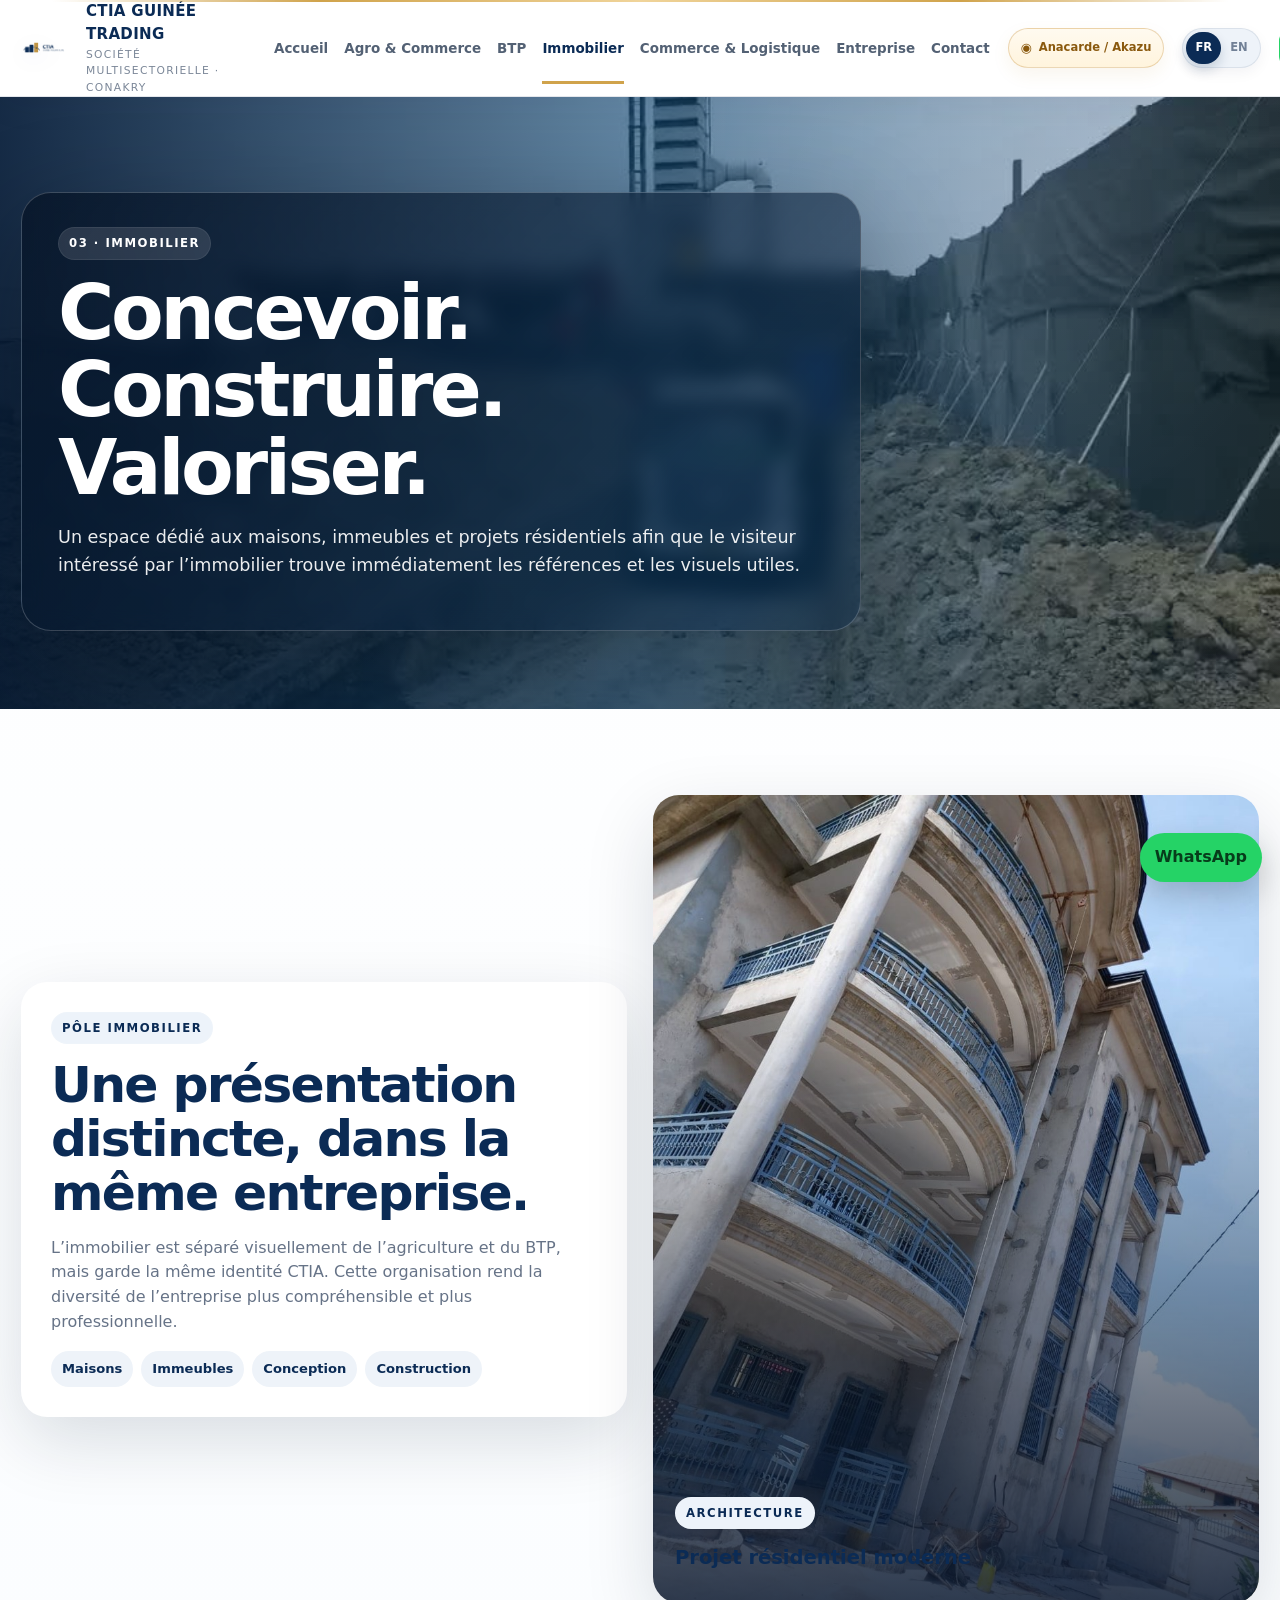
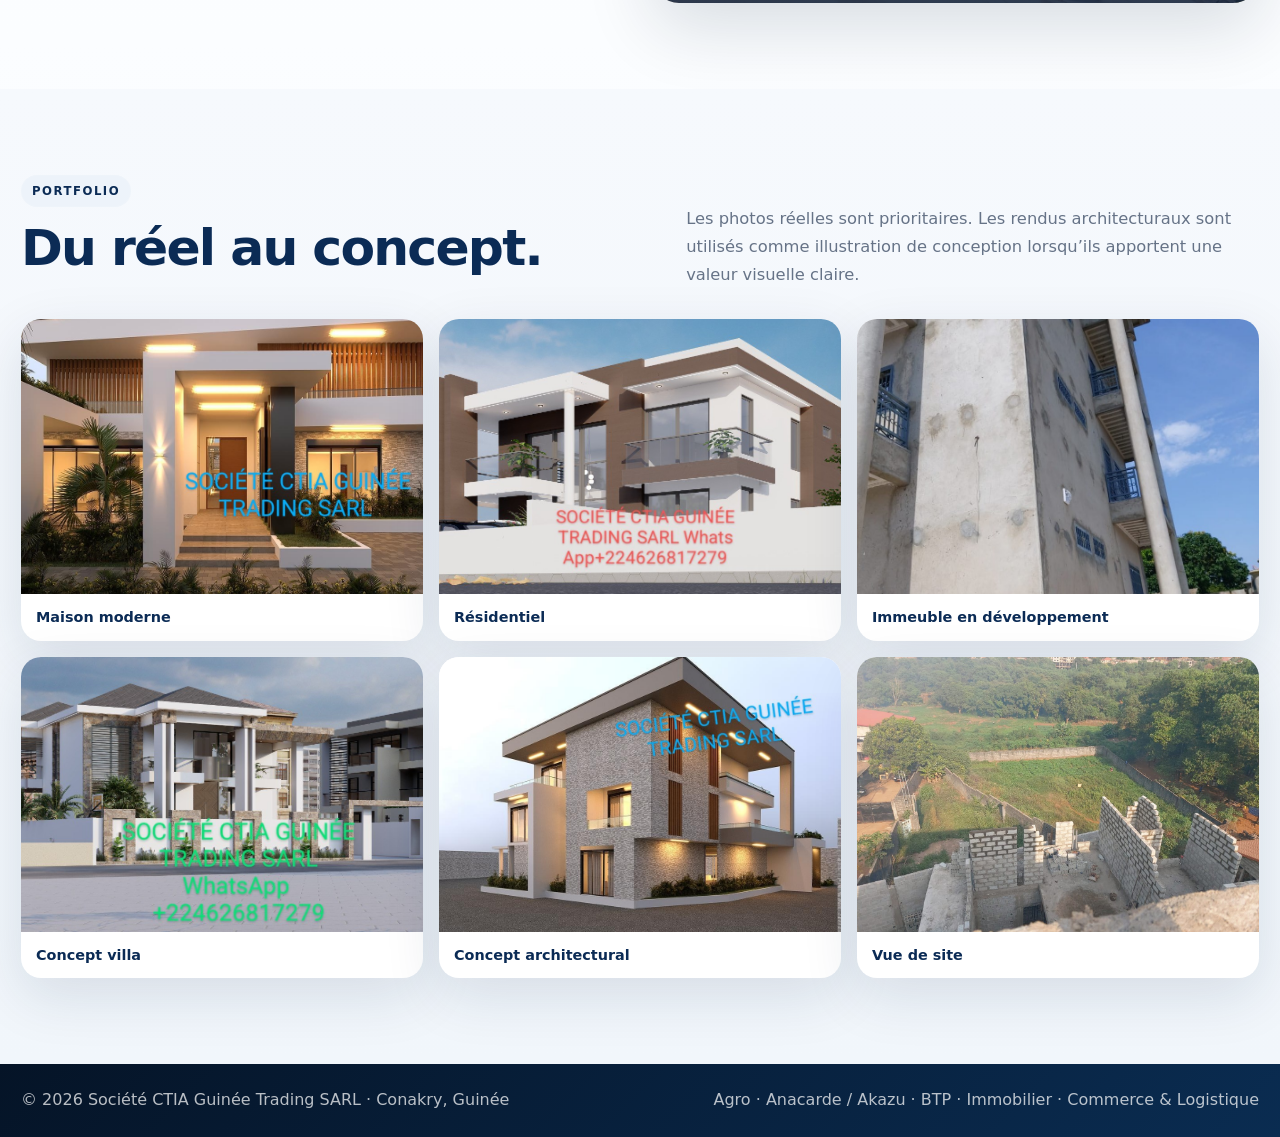
<file: ctia-guinee-trading/immobilier.html>
<!DOCTYPE html>
<html lang="fr"><head><meta charset="utf-8"/><meta content="width=device-width,initial-scale=1" name="viewport"/><meta content="Immobilier, maisons, immeubles, conception, construction et projets résidentiels." name="description"/><meta content="#071a34" name="theme-color"/><title>CTIA — Immobilier</title><link href="assets/images/logo-ctia.png" rel="icon"/><link href="assets/site.css" rel="stylesheet"/></head><body><header class="top"><div class="wrap nav">
<a class="brand" href="index.html"><img alt="CTIA Guinée Trading" src="assets/images/logo-ctia.png"/><span><b>CTIA GUINÉE TRADING</b><small>SOCIÉTÉ MULTISECTORIELLE · CONAKRY</small></span></a>
<nav class="navlinks" id="siteNav"><a class="" data-i18n="nav_home" href="index.html"></a><a class="" data-i18n="nav_agro" href="agro.html"></a><a class="" data-i18n="nav_btp" href="btp.html"></a><a class="active" data-i18n="nav_immo" href="immobilier.html"></a><a class="" data-i18n="nav_trade" href="commerce.html"></a><a class="mobile-akazu" data-i18n="nav_akazu" href="akazu.html"></a><a class="" data-i18n="nav_company" href="entreprise.html"></a><a class="" data-i18n="nav_contact" href="contact.html"></a></nav>
<a class="akazu-nav" data-en="Cashew / Akazu" data-fr="Anacarde / Akazu" href="akazu.html">Anacarde / Akazu</a><div class="lang"><button aria-label="Français" data-lang="fr" title="Français">FR</button><button aria-label="English" data-lang="en" title="English">EN</button></div>
<a class="nav-cta" href="https://wa.me/224626817279" target="_blank">WhatsApp</a>
<button aria-label="Menu" class="menu">☰</button></div></header><main>
<section class="hero hero-sub"><video autoplay="" loop="" muted="" playsinline="" poster="assets/images/building-video-still.jpg"><source src="assets/videos/immobilier-hero.mp4" type="video/mp4"/></video><div class="overlay blue"></div><div class="wrap hero-copy"><div class="hero-panel"><div class="eyebrow">03 · IMMOBILIER</div><h1 data-en="Design. Build. Create value." data-fr="Concevoir. Construire. Valoriser."></h1><p class="lead" data-en="A dedicated space for homes, buildings and residential projects, allowing real-estate visitors to immediately find relevant references and visuals." data-fr="Un espace dédié aux maisons, immeubles et projets résidentiels afin que le visiteur intéressé par l’immobilier trouve immédiatement les références et les visuels utiles."></p></div></div></section>
<section class="section"><div class="wrap split center"><div class="text-card reveal"><div class="eyebrow" data-en="Real-estate division" data-fr="Pôle immobilier"></div><h2 data-en="A distinct presentation within the same company." data-fr="Une présentation distincte, dans la même entreprise."></h2><p data-en="Real estate is visually separated from agriculture and construction while retaining the same CTIA identity. This makes the company’s diversity easier to understand and more professional." data-fr="L’immobilier est séparé visuellement de l’agriculture et du BTP, mais garde la même identité CTIA. Cette organisation rend la diversité de l’entreprise plus compréhensible et plus professionnelle."></p><div class="pills"><span class="pill" data-en="Homes" data-fr="Maisons"></span><span class="pill" data-en="Buildings" data-fr="Immeubles"></span><span class="pill" data-en="Design" data-fr="Conception"></span><span class="pill" data-en="Construction" data-fr="Construction"></span></div></div><div class="media-card reveal"><img alt="Maison CTIA" src="assets/images/immobilier-house-2.jpg"/><div class="shade"></div><div class="caption"><div class="eyebrow" data-en="Architecture" data-fr="Architecture"></div><h3 data-en="Modern residential project" data-fr="Projet résidentiel moderne"></h3></div></div></div></section>
<section class="section soft"><div class="wrap"><div class="intro reveal"><div><div class="eyebrow">PORTFOLIO</div><h2 data-en="From real projects to concepts." data-fr="Du réel au concept."></h2></div><div><p data-en="Real photographs are prioritized. Architectural renders are used as design illustrations when they add clear visual value." data-fr="Les photos réelles sont prioritaires. Les rendus architecturaux sont utilisés comme illustration de conception lorsqu’ils apportent une valeur visuelle claire."></p></div></div><div class="gallery-grid"><figure><img alt="Maison" data-lightbox="" src="assets/images/house-modern.jpg"/><figcaption data-en="Modern home" data-fr="Maison moderne"></figcaption></figure><figure><img alt="Maison" data-lightbox="" src="assets/images/immobilier-house-1.jpg"/><figcaption data-en="Residential" data-fr="Résidentiel"></figcaption></figure><figure><img alt="Immeuble" data-lightbox="" src="assets/images/building-side.jpg"/><figcaption data-en="Building development" data-fr="Immeuble en développement"></figcaption></figure><figure><img alt="Villa" data-lightbox="" src="assets/images/house-villa.jpg"/><figcaption data-en="Villa concept" data-fr="Concept villa"></figcaption></figure><figure><img alt="Rendu" data-lightbox="" src="assets/images/house-render.jpg"/><figcaption data-en="Architectural concept" data-fr="Concept architectural"></figcaption></figure><figure><img alt="Site" data-lightbox="" src="assets/images/immobilier-aerial.jpg"/><figcaption data-en="Site view" data-fr="Vue de site"></figcaption></figure></div></div></section>
</main><footer class="footer"><div class="wrap footer-row"><div>© 2026 Société CTIA Guinée Trading SARL · Conakry, Guinée</div><div>Agro · Anacarde / Akazu · BTP · Immobilier · Commerce &amp; Logistique</div></div></footer>
<a aria-label="WhatsApp" class="wa" href="https://wa.me/224626817279" target="_blank">WhatsApp</a>
<div aria-hidden="true" class="lightbox" id="lightbox"><div class="lightbox-bg" data-lightbox-close=""></div><button class="lightbox-close" data-lightbox-close="">×</button><img alt="Agrandissement" id="lightboxImg"/></div>
<script src="assets/site.js"></script></body></html>
</file>
<file: ctia-guinee-trading/assets/site.css>
:root{--navy:#0b2b55;--navy2:#123d73;--gold:#d0a34b;--green:#23885a;--green2:#46b77a;--blue:#1478c9;--trade:#6f55b4;--ink:#11213a;--muted:#667387;--bg:#f5f8fc;--line:rgba(12,43,85,.11);--white:#fff;--shadow:0 18px 56px rgba(15,39,74,.12)}
*{box-sizing:border-box}html{scroll-behavior:smooth}body{margin:0;font-family:Inter,ui-sans-serif,system-ui,-apple-system,"Segoe UI",Arial,sans-serif;background:#fff;color:var(--ink);line-height:1.55}a{text-decoration:none;color:inherit}img,video{display:block;width:100%}button{font:inherit}.wrap{width:min(1220px,calc(100% - 38px));margin:auto}
.top{position:sticky;top:0;z-index:90;background:rgba(255,255,255,.94);backdrop-filter:blur(18px);border-bottom:1px solid var(--line)}.nav{min-height:78px;display:flex;align-items:center;gap:18px}.brand{display:flex;align-items:center;gap:11px;min-width:250px}.brand img{width:54px;height:44px;object-fit:contain}.brand b{display:block;font-size:.94rem;letter-spacing:.02em;color:var(--navy)}.brand small{display:block;font-size:.67rem;letter-spacing:.12em;color:#7b8798}.navlinks{display:flex;gap:16px;align-items:center;margin-left:auto}.navlinks a{font-size:.84rem;font-weight:800;color:#536174;padding:27px 0 24px;position:relative;white-space:nowrap}.navlinks a:after{content:"";position:absolute;height:3px;left:0;right:100%;bottom:0;background:var(--gold);transition:.25s}.navlinks a:hover,.navlinks a.active{color:var(--navy)}.navlinks a:hover:after,.navlinks a.active:after{right:0}.lang{display:flex;padding:3px;background:#eef3f9;border-radius:999px}.lang button{border:0;background:transparent;padding:7px 9px;border-radius:999px;font-size:.72rem;font-weight:900;color:#718096;cursor:pointer}.lang button.active{background:var(--navy);color:#fff}.nav-cta{padding:10px 13px;border-radius:12px;background:#25d366;color:#073c1b;font-weight:900;font-size:.77rem}.menu{display:none;border:1px solid var(--line);background:#fff;border-radius:12px;padding:9px 12px;color:var(--navy);cursor:pointer}
.hero{position:relative;overflow:hidden;background:#07182c}.hero-home{min-height:86vh;display:grid;align-items:center}.hero-sub{min-height:64vh;display:grid;align-items:center}.hero video,.hero .hero-img{position:absolute;inset:0;width:100%;height:100%;object-fit:cover}.overlay{position:absolute;inset:0;background:linear-gradient(90deg,rgba(4,15,31,.91) 0%,rgba(5,24,48,.78) 43%,rgba(7,31,58,.38) 76%,rgba(7,31,58,.22) 100%),linear-gradient(0deg,rgba(3,13,28,.64),transparent 50%)}.overlay.green{background:linear-gradient(90deg,rgba(5,33,20,.91),rgba(11,64,37,.66),rgba(11,64,37,.22))}.overlay.gold{background:linear-gradient(90deg,rgba(46,29,5,.92),rgba(91,57,10,.62),rgba(91,57,10,.20))}.overlay.blue{background:linear-gradient(90deg,rgba(5,28,56,.92),rgba(9,67,112,.61),rgba(9,67,112,.19))}.overlay.trade{background:linear-gradient(90deg,rgba(27,20,58,.92),rgba(62,45,112,.62),rgba(62,45,112,.22))}.hero-copy{position:relative;z-index:2;color:#fff;padding:95px 0 78px}.hero-panel{width:min(840px,100%);padding:34px 36px;border-radius:30px;background:linear-gradient(135deg,rgba(5,18,36,.73),rgba(9,37,67,.48));border:1px solid rgba(255,255,255,.17);box-shadow:0 30px 90px rgba(0,0,0,.24);backdrop-filter:blur(10px)}.eyebrow{display:inline-flex;align-items:center;gap:9px;padding:7px 11px;border-radius:999px;background:rgba(255,255,255,.12);color:#fff;font-size:.73rem;text-transform:uppercase;letter-spacing:.13em;font-weight:900;margin-bottom:14px}.section .eyebrow,.text-card .eyebrow,.modal-copy .eyebrow{background:#edf3fa;color:var(--navy)}h1{font-size:clamp(2.6rem,6vw,5.15rem);line-height:1.01;letter-spacing:-.045em;margin:0 0 18px;max-width:930px}h2{font-size:clamp(1.9rem,4vw,3.15rem);line-height:1.07;letter-spacing:-.035em;margin:0 0 14px;color:var(--navy)}h3{margin:0 0 9px;font-size:1.22rem;color:var(--navy)}.lead{font-size:1.1rem;max-width:760px;color:rgba(255,255,255,.92)}.actions{display:flex;gap:12px;flex-wrap:wrap;margin-top:25px}.btn{display:inline-flex;align-items:center;justify-content:center;gap:8px;padding:13px 18px;border-radius:13px;background:var(--gold);color:#fff;font-weight:850;border:0;box-shadow:var(--shadow);cursor:pointer}.btn:hover{transform:translateY(-1px)}.btn.ghost{background:rgba(255,255,255,.10);border:1px solid rgba(255,255,255,.28);box-shadow:none}.btn.light{background:#fff;color:var(--navy)}.btn.green{background:var(--green)}.btn.blue{background:var(--blue)}.btn.trade{background:var(--trade)}.hero-stats{display:grid;grid-template-columns:repeat(3,1fr);gap:12px;margin-top:30px}.hero-stats div{background:rgba(255,255,255,.09);border:1px solid rgba(255,255,255,.14);padding:14px 16px;border-radius:16px}.hero-stats b{display:block;font-size:1.05rem}.hero-stats span{font-size:.81rem;color:rgba(255,255,255,.76)}
.sector-jump{display:flex;gap:8px;flex-wrap:wrap;margin-top:22px}.sector-chip{display:inline-flex;align-items:center;gap:8px;padding:9px 12px;border-radius:999px;background:rgba(255,255,255,.09);border:1px solid rgba(255,255,255,.14);font-size:.78rem;font-weight:800}.dot{width:8px;height:8px;border-radius:50%}.dot.green{background:#57d593}.dot.gold{background:#f0bc58}.dot.blue{background:#48a8ef}.dot.trade{background:#a795f0}
.section{padding:86px 0}.section.soft{background:var(--bg)}.section.dark{background:linear-gradient(135deg,#07182f,#123b6b);color:#fff}.section.dark h2,.section.dark h3{color:#fff}.muted-light{color:rgba(255,255,255,.76)}.intro{display:grid;grid-template-columns:1.05fr .95fr;gap:32px;align-items:end;margin-bottom:30px}.intro p{margin:0;color:var(--muted)}
.domain-grid{display:grid;grid-template-columns:repeat(4,minmax(0,1fr));gap:18px}.domain{position:relative;overflow:hidden;border-radius:26px;min-height:405px;box-shadow:var(--shadow);background:#12335f;border:1px solid rgba(255,255,255,.12);transition:.28s transform,.28s box-shadow}.domain:hover{transform:translateY(-5px);box-shadow:0 28px 76px rgba(15,39,74,.18)}.domain img,.domain video{position:absolute;inset:0;width:100%;height:100%;object-fit:cover;transition:.35s transform}.domain:hover img,.domain:hover video{transform:scale(1.035)}.domain:after{content:"";position:absolute;inset:0;background:linear-gradient(180deg,rgba(0,0,0,.04),rgba(3,12,24,.88) 84%)}.domain .content{position:absolute;left:0;right:0;bottom:0;padding:23px;color:#fff;z-index:2}.domain .num{font-size:.72rem;letter-spacing:.16em;text-transform:uppercase;color:rgba(255,255,255,.75);font-weight:900;margin-bottom:9px}.domain h3{color:#fff;font-size:1.35rem}.domain p{margin:0;color:rgba(255,255,255,.82);font-size:.91rem}.domain .arrow{position:absolute;top:20px;right:20px;font-size:20px;background:rgba(255,255,255,.16);width:40px;height:40px;border-radius:50%;display:grid;place-items:center}.sector-green{box-shadow:inset 0 5px 0 var(--green),var(--shadow)}.sector-gold{box-shadow:inset 0 5px 0 var(--gold),var(--shadow)}.sector-blue{box-shadow:inset 0 5px 0 var(--blue),var(--shadow)}.sector-trade{box-shadow:inset 0 5px 0 var(--trade),var(--shadow)}
.cards{display:grid;gap:18px}.cards.three{grid-template-columns:repeat(3,minmax(0,1fr))}.cards.four{grid-template-columns:repeat(4,minmax(0,1fr))}.card{background:#fff;border:1px solid var(--line);border-radius:22px;padding:23px;box-shadow:0 10px 32px rgba(14,30,55,.06)}.card p{margin:0;color:var(--muted)}.tag,.role{display:inline-flex;padding:6px 9px;border-radius:999px;font-size:.72rem;letter-spacing:.09em;text-transform:uppercase;font-weight:900;background:#edf3fa;color:var(--navy);margin-bottom:11px}.split{display:grid;grid-template-columns:1fr 1fr;gap:26px;align-items:stretch}.split.center{align-items:center}.media-card,.text-card,.video-box{border-radius:26px;overflow:hidden;box-shadow:var(--shadow);background:#fff;position:relative}.media-card img{width:100%;height:100%;object-fit:cover}.media-card.big-profile img{height:auto;object-fit:contain;background:#fff}.shade{position:absolute;inset:0;background:linear-gradient(180deg,rgba(11,26,50,0) 22%,rgba(11,26,50,.86) 100%)}.caption{position:absolute;left:22px;right:22px;bottom:21px;color:#fff;z-index:1}.text-card{padding:30px}.text-card p{color:var(--muted)}.pills,.skill-tags,.card-actions,.modal-actions,.contact-buttons{display:flex;flex-wrap:wrap;gap:8px}.pill,.skill-tags span{display:inline-flex;padding:8px 11px;border-radius:999px;background:#eef3f9;color:var(--navy);font-weight:750;font-size:.82rem}
.specs{display:grid;grid-template-columns:repeat(3,minmax(0,1fr));gap:19px}.spec-card{background:#fff;border-radius:23px;overflow:hidden;box-shadow:var(--shadow);border:1px solid var(--line)}.spec-card img{height:235px;width:100%;object-fit:cover}.spec-pad{padding:19px}.row{display:flex;justify-content:space-between;gap:14px;border-top:1px solid var(--line);padding:10px 0;font-size:.9rem}.row span:first-child{color:var(--muted)}
.gallery-grid,.gallery{display:grid;grid-template-columns:repeat(3,minmax(0,1fr));gap:16px}.gallery-grid figure,.gallery figure{margin:0;background:#fff;border-radius:20px;overflow:hidden;box-shadow:var(--shadow);cursor:zoom-in}.gallery-grid figure img,.gallery figure img{width:100%;height:275px;object-fit:cover;transition:.3s transform}.gallery-grid figure:hover img,.gallery figure:hover img{transform:scale(1.025)}.gallery-grid figure.tall{grid-row:span 2}.gallery-grid figure.tall img{height:100%}.gallery-grid figcaption,.gallery figcaption{padding:12px 15px;font-weight:750;color:var(--navy);font-size:.9rem}.video-grid{display:grid;grid-template-columns:repeat(2,minmax(0,1fr));gap:20px}.video-box video{width:100%;aspect-ratio:16/10;object-fit:cover;background:#000}.vpad{padding:15px 17px}.vpad p{color:var(--muted);font-size:.9rem;margin:4px 0 0}
.team-grid{display:grid;grid-template-columns:repeat(3,minmax(0,1fr));gap:19px}.team-card{background:#fff;border-radius:23px;overflow:hidden;box-shadow:var(--shadow);border:1px solid var(--line);cursor:pointer;transition:.25s transform,.25s box-shadow}.team-card:hover{transform:translateY(-4px);box-shadow:0 25px 70px rgba(14,30,55,.14)}.team-card .photo{height:315px;background:#eaf0f7;overflow:hidden;position:relative}.team-card .photo:after{content:"";position:absolute;left:0;right:0;bottom:0;height:48%;background:linear-gradient(transparent,rgba(7,26,53,.18));pointer-events:none}.team-card .photo img{width:100%;height:100%;object-fit:cover;object-position:center top}.team-card .pad{padding:19px}.team-card p{color:var(--muted);display:-webkit-box;-webkit-line-clamp:3;-webkit-box-orient:vertical;overflow:hidden}.mini-btn{display:inline-flex;align-items:center;justify-content:center;padding:9px 12px;border-radius:11px;background:#eef3f9;color:var(--navy);font-weight:850;border:0;cursor:pointer}.mini-btn.primary{background:var(--navy);color:#fff}
.trust-strip{display:grid;grid-template-columns:repeat(4,1fr);gap:12px}.trust-item{padding:18px;border-radius:18px;background:#fff;border:1px solid var(--line);box-shadow:0 8px 26px rgba(14,30,55,.05)}.trust-item b{display:block;color:var(--navy);font-size:1rem;margin-bottom:4px}.trust-item span{color:var(--muted);font-size:.84rem}.contact-grid{display:grid;grid-template-columns:1.15fr .85fr;gap:20px}.contact-panel{padding:30px;border-radius:25px;background:var(--navy);color:#fff}.contact-panel.light{background:#fff;color:var(--ink);border:1px solid var(--line)}.contact-line{padding:13px 0;border-bottom:1px solid rgba(255,255,255,.14)}.contact-panel.light .contact-line{border-color:var(--line)}.contact-line small{display:block;font-size:.68rem;text-transform:uppercase;letter-spacing:.12em;color:#e0b55f;font-weight:900}.contact-line b{display:block;margin-top:4px}.footer{background:#06162b;color:rgba(255,255,255,.72);padding:24px 0}.footer-row{display:flex;justify-content:space-between;gap:18px;flex-wrap:wrap}.wa{position:fixed;right:18px;bottom:18px;z-index:75;background:#25d366;color:#073c1b;padding:12px 15px;border-radius:999px;font-weight:900;box-shadow:0 13px 32px rgba(0,0,0,.2)}
.modal{position:fixed;inset:0;display:none;z-index:120}.modal.open{display:block}.modal-backdrop{position:absolute;inset:0;background:rgba(4,12,25,.76);backdrop-filter:blur(6px)}.modal-dialog{position:relative;z-index:1;width:min(1000px,calc(100% - 26px));margin:4vh auto;background:#fff;border-radius:28px;padding:25px;box-shadow:0 30px 100px rgba(0,0,0,.28);max-height:92vh;overflow:auto}.modal-close{position:absolute;right:12px;top:8px;border:0;background:#eef3f9;width:40px;height:40px;border-radius:50%;font-size:27px;color:var(--navy);cursor:pointer}.modal-grid{display:grid;grid-template-columns:350px 1fr;gap:25px}.modal-photo img{border-radius:20px;width:100%;height:470px;object-fit:cover;object-position:center top;background:#edf2f7}.modal-copy h3{font-size:2rem;margin-top:7px}.qualification{margin-top:16px;padding:15px 16px;border-radius:16px;background:#f6f8fb;border:1px solid var(--line)}.qualification b{display:block;color:var(--navy);margin-bottom:4px}.contact-inline{font-weight:750;color:var(--navy);margin-top:15px}.contact-buttons a{padding:9px 12px;border-radius:11px;background:var(--navy);color:#fff;font-weight:850;font-size:.84rem}.contact-buttons a.email{background:#eef3f9;color:var(--navy)}
.lightbox{position:fixed;inset:0;display:none;z-index:130;align-items:center;justify-content:center;padding:28px}.lightbox.open{display:flex}.lightbox-bg{position:absolute;inset:0;background:rgba(3,9,19,.9)}.lightbox img{position:relative;z-index:2;max-width:94vw;max-height:90vh;object-fit:contain;border-radius:18px}.lightbox-close{position:absolute;z-index:3;right:23px;top:18px;width:44px;height:44px;border:0;border-radius:50%;font-size:30px;background:#fff;color:var(--navy);cursor:pointer}.reveal{opacity:0;transform:translateY(20px);transition:.6s}.reveal.in{opacity:1;transform:none}
@media(max-width:1100px){.nav-cta{display:none}.domain-grid{grid-template-columns:repeat(2,1fr)}.team-grid,.cards.three,.cards.four,.specs,.gallery-grid,.gallery{grid-template-columns:repeat(2,1fr)}.intro,.split,.contact-grid,.modal-grid{grid-template-columns:1fr}.modal-photo img{height:auto;max-height:520px}.trust-strip{grid-template-columns:repeat(2,1fr)}}
@media(max-width:790px){.brand{min-width:0}.brand b{font-size:.87rem}.brand small{display:none}.menu{display:block;margin-left:auto}.navlinks{position:absolute;left:14px;right:14px;top:70px;display:none;flex-direction:column;align-items:stretch;padding:12px;background:#fff;border:1px solid var(--line);border-radius:18px;box-shadow:var(--shadow)}.navlinks.open{display:flex}.navlinks a{padding:10px 12px}.navlinks a:after{display:none}.lang{display:none}.hero-home{min-height:82vh}.hero-panel{padding:26px 22px;border-radius:24px}.hero-stats{grid-template-columns:1fr}.section{padding:66px 0}.domain-grid,.team-grid,.cards.three,.cards.four,.specs,.gallery-grid,.gallery,.video-grid,.trust-strip{grid-template-columns:1fr}.domain{min-height:345px}.team-card .photo{height:290px}h1{font-size:2.7rem}.modal-dialog{padding:18px;margin:2vh auto;max-height:96vh}.modal-photo img{height:390px}.wa{right:12px;bottom:12px}}
@media(prefers-reduced-motion:reduce){html{scroll-behavior:auto}.reveal{opacity:1;transform:none;transition:none}.domain,.team-card,.domain img,.gallery img{transition:none}}

/* V3.1 — Leadership & institutional trust */
.leadership-grid{display:grid;grid-template-columns:repeat(2,minmax(0,1fr));gap:22px}
.leader-card{background:#fff;border:1px solid var(--line);border-radius:28px;overflow:hidden;box-shadow:var(--shadow);display:grid;grid-template-columns:210px 1fr;min-height:330px}
.leader-photo{background:#edf3f9;min-height:330px}
.leader-photo img{width:100%;height:100%;object-fit:cover;object-position:center top}
.leader-copy{padding:25px}.leader-copy h3{font-size:1.55rem;margin:5px 0 8px}.leader-copy p{color:var(--muted);margin:0 0 15px}
.leader-contact{display:grid;gap:6px;margin-top:14px;font-size:.88rem}.leader-contact a{color:var(--navy);font-weight:800}
.institutional{display:grid;grid-template-columns:1.03fr .97fr;gap:26px;align-items:center;background:#fff;border:1px solid var(--line);border-radius:30px;padding:18px;box-shadow:var(--shadow)}
.institutional-media{border-radius:22px;overflow:hidden;min-height:360px;background:#eaf0f7}.institutional-media img{width:100%;height:100%;min-height:360px;object-fit:cover}
.institutional-copy{padding:15px 18px 15px 7px}.institutional-copy p{color:var(--muted)}
.institutional-meta{display:flex;gap:8px;flex-wrap:wrap;margin:10px 0 16px}.meta-pill{display:inline-flex;padding:7px 10px;border-radius:999px;background:#eef3f9;color:var(--navy);font-size:.76rem;font-weight:850}
@media(max-width:1000px){.leadership-grid,.institutional{grid-template-columns:1fr}.leader-card{grid-template-columns:180px 1fr}}
@media(max-width:650px){.leader-card{grid-template-columns:1fr}.leader-photo{min-height:310px;height:310px}.institutional-media,.institutional-media img{min-height:250px}.institutional-copy{padding:8px}}


/* =========================================================
   V4 PREMIUM — CTIA GUINÉE TRADING
   High-end clarity, trust, mobile-first language access
   ========================================================= */
:root{--akazu:#b77a1e;--akazu2:#e3b351;--premium-shadow:0 24px 70px rgba(7,26,52,.14);--premium-line:rgba(11,43,85,.10)}
body.premium-v4,body{background:linear-gradient(180deg,#fff 0%,#fbfdff 60%,#f5f8fc 100%)}
.top{box-shadow:0 8px 35px rgba(7,26,52,.055)}.top:before{content:"";position:absolute;left:0;right:0;top:0;height:2px;background:linear-gradient(90deg,transparent 4%,var(--gold) 25%,#f0d49a 50%,var(--gold) 75%,transparent 96%)}
.wrap{width:min(1320px,calc(100% - 42px))}.nav{min-height:82px}.brand{min-width:235px}.brand img{filter:drop-shadow(0 5px 10px rgba(11,43,85,.08))}
.akazu-nav{display:inline-flex;align-items:center;gap:7px;padding:9px 12px;border-radius:999px;border:1px solid rgba(183,122,30,.28);background:linear-gradient(180deg,#fffaf0,#fff4dd);color:#8a590e;font-size:.72rem;font-weight:900;white-space:nowrap;box-shadow:0 7px 18px rgba(183,122,30,.08)}
.akazu-nav:before{content:"◉";font-size:.8rem}.akazu-nav:hover,.akazu-nav.active{background:linear-gradient(135deg,#c78b25,#e7b955);color:#fff;border-color:transparent}
.mobile-akazu{display:none!important}
.lang{border:1px solid rgba(11,43,85,.09);box-shadow:0 5px 14px rgba(7,26,52,.05)}.lang button{min-width:34px}.lang button.active{box-shadow:0 6px 12px rgba(11,43,85,.18)}
.hero:after{content:"";position:absolute;inset:0;pointer-events:none;background:radial-gradient(circle at 78% 20%,rgba(255,255,255,.10),transparent 28%),linear-gradient(180deg,transparent 75%,rgba(2,12,26,.16))}.hero-panel{border-color:rgba(255,255,255,.20);box-shadow:0 35px 110px rgba(0,0,0,.30)}
.hero video{filter:saturate(.86) contrast(.96)}.hero-home video{object-position:center 46%}
.eyebrow{box-shadow:inset 0 0 0 1px rgba(255,255,255,.07)}
.section{position:relative}.section.soft{background:linear-gradient(180deg,#f6f9fd,#f1f6fb)}
.intro h2{max-width:760px}.intro p{font-size:1.02rem;line-height:1.72}
.domain-grid{grid-template-columns:repeat(5,minmax(0,1fr));gap:15px}.domain{min-height:390px;border-radius:24px;box-shadow:var(--premium-shadow)}.domain .content{padding:21px}.domain h3{font-size:1.22rem}.domain p{font-size:.86rem;line-height:1.55}.domain .num{font-size:.67rem}.domain .arrow{width:37px;height:37px}
.sector-akazu{box-shadow:inset 0 5px 0 var(--akazu),var(--premium-shadow)}.sector-akazu .num{color:#ffe5aa}.dot.akazu{background:#e3b351}.overlay.akazu{background:linear-gradient(90deg,rgba(39,25,5,.94),rgba(104,65,9,.67),rgba(67,91,24,.28))}
.card,.spec-card,.team-card,.text-card,.media-card,.video-box,.leader-card,.institutional{border-color:rgba(11,43,85,.085);box-shadow:var(--premium-shadow)}
.team-showcase-banner{position:relative;margin:0 0 26px;border-radius:28px;overflow:hidden;background:#eef4fb;border:1px solid var(--premium-line);box-shadow:var(--premium-shadow)}.team-showcase-banner img{width:100%;height:auto;display:block}.team-showcase-overlay{position:absolute;left:20px;right:20px;bottom:17px;display:flex;justify-content:center}.team-showcase-overlay span{background:rgba(4,19,40,.82);color:#fff;padding:9px 14px;border-radius:999px;backdrop-filter:blur(8px);font-size:.78rem;font-weight:850;letter-spacing:.02em}
.team-grid{grid-template-columns:repeat(4,minmax(0,1fr));gap:17px}.team-card .photo{height:235px}.team-card .photo img{object-fit:cover;object-position:center center}.team-card .pad{padding:17px}.team-card h3{font-size:1.08rem}.team-card p{font-size:.88rem;line-height:1.55}.skill-tags span{font-size:.72rem;padding:6px 8px}.role{font-size:.64rem;letter-spacing:.07em}
.leader-photo img{object-position:center center}.press-highlight{display:grid;gap:4px;margin:18px 0;padding:16px 17px;border-radius:18px;background:linear-gradient(135deg,#fff8e9,#fff3d7);border:1px solid rgba(208,163,75,.28)}.press-highlight b{color:#85590d}.press-highlight span{color:#5e4c2e}.press-details{margin-top:13px;padding:12px 14px;border-radius:15px;background:#f6f9fc;border:1px solid var(--line)}.press-details summary{cursor:pointer;color:var(--navy);font-weight:850}.press-details p{margin:10px 0 0!important;font-size:.89rem}
.akazu-gallery figure img{height:330px}.hero-akazu .hero-img{filter:saturate(.92) contrast(1.02)}.deal-cta{margin-top:30px;padding:28px;border-radius:26px;background:linear-gradient(135deg,#071a34,#0f3b6b);color:#fff;display:grid;grid-template-columns:1.2fr .8fr;align-items:center;gap:24px;box-shadow:0 30px 80px rgba(7,26,52,.20)}.deal-cta h2{color:#fff}.deal-cta .actions{justify-content:flex-end;margin-top:0}
.footer{background:linear-gradient(135deg,#051427,#0a2c51)}
.reveal{transform:translateY(14px);transition:.55s cubic-bezier(.2,.75,.2,1)}
@media(max-width:1220px){.domain-grid{grid-template-columns:repeat(3,1fr)}.team-grid{grid-template-columns:repeat(3,1fr)}.navlinks{gap:12px}.navlinks a{font-size:.78rem}.akazu-nav{font-size:.67rem;padding:8px 9px}}
@media(max-width:980px){.domain-grid{grid-template-columns:repeat(2,1fr)}.team-grid{grid-template-columns:repeat(2,1fr)}.deal-cta{grid-template-columns:1fr}.deal-cta .actions{justify-content:flex-start}}
@media(max-width:790px){.wrap{width:min(100% - 26px,1320px)}.nav{min-height:70px;gap:8px}.brand{min-width:0;flex:1}.brand img{width:44px;height:38px}.brand span{max-width:145px}.brand b{font-size:.72rem;line-height:1.08}.brand small{display:none}.akazu-nav{display:none}.lang{display:flex!important;margin-left:auto;flex:0 0 auto;background:#edf3f9}.lang button{padding:7px 9px;min-width:34px;font-size:.72rem}.menu{display:block;margin-left:0;flex:0 0 auto;padding:8px 10px}.navlinks{top:66px;max-height:calc(100vh - 88px);overflow:auto}.mobile-akazu{display:block!important;color:#8a590e!important;background:#fff7e8;border:1px solid rgba(183,122,30,.20);border-radius:12px}.hero-copy{padding:82px 0 58px}.hero-panel{padding:24px 20px}.domain-grid,.team-grid{grid-template-columns:1fr}.domain{min-height:355px}.team-showcase-banner{border-radius:20px}.team-showcase-overlay{display:none}.team-card .photo{height:280px}.akazu-gallery figure img{height:270px}.institutional{padding:12px}.institutional-media,.institutional-media img{min-height:220px}.wa{font-size:0;width:52px;height:52px;padding:0;display:grid;place-items:center}.wa:after{content:"WA";font-size:.78rem;font-weight:950}.hero-home{min-height:78vh}}
@media(max-width:430px){.brand span{max-width:112px}.brand b{font-size:.66rem}.lang button{min-width:31px;padding:6px 7px}.menu{padding:7px 9px}.hero h1{font-size:2.42rem}.hero-panel{border-radius:20px}.domain{min-height:330px}.section{padding:58px 0}}
</file>
